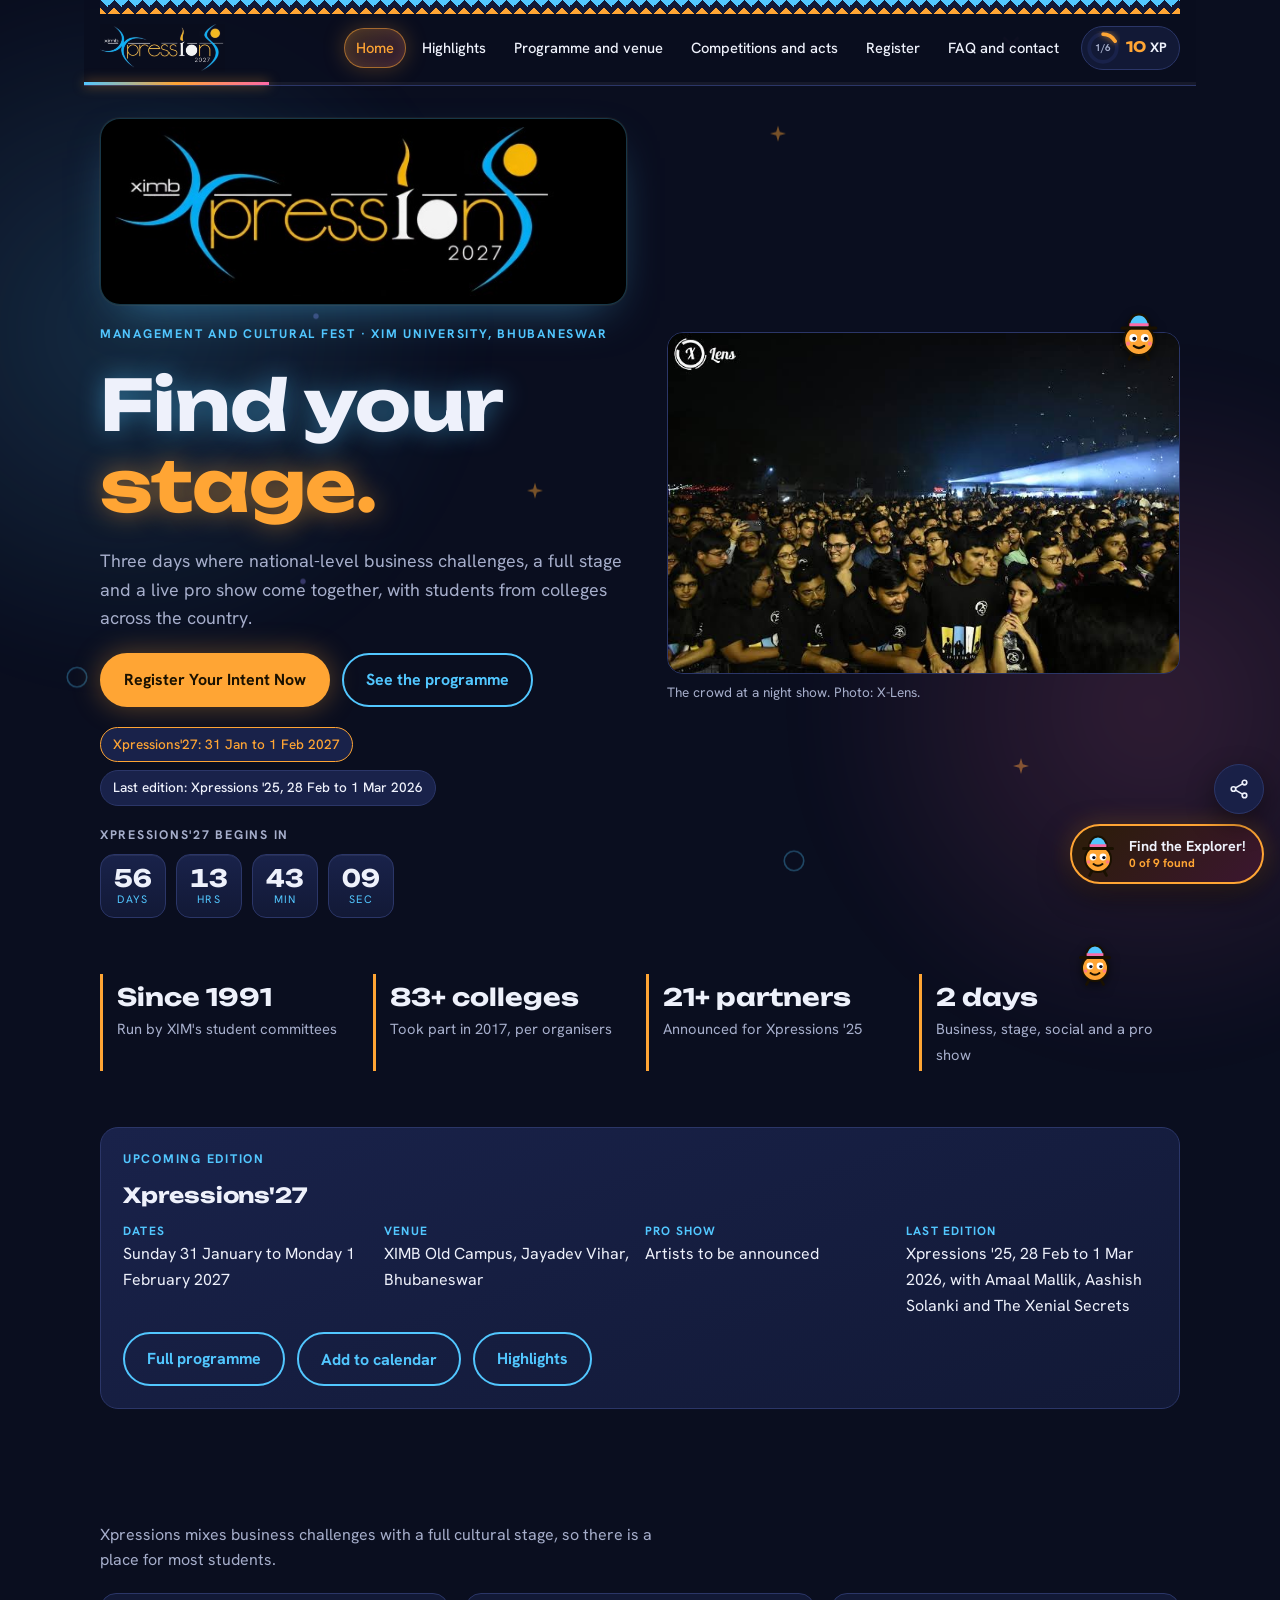
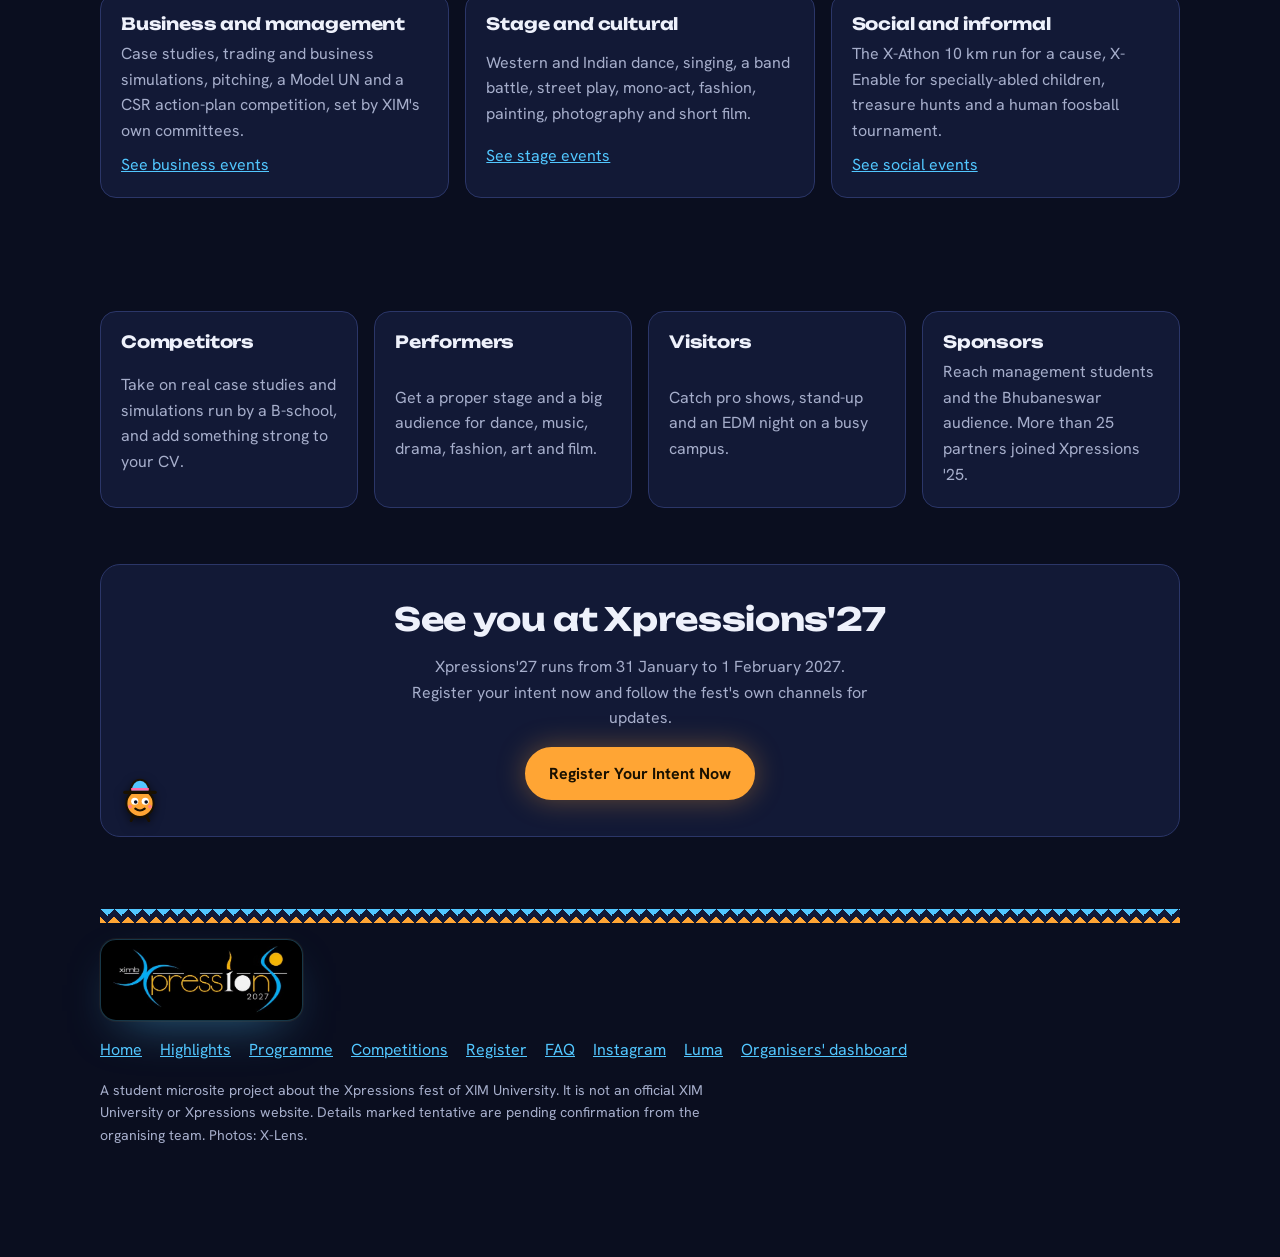
<file: index.html>
<!doctype html><html><head><meta charset=utf8><meta name=viewport content="width=device-width,initial-scale=1,viewport-fit=cover"><style>:root{color-scheme:light;box-sizing:border-box;padding-top:env(safe-area-inset-top,0px);padding-bottom:env(safe-area-inset-bottom,0px)}html{scroll-padding-top:env(safe-area-inset-top,0px)}body{margin:0;padding:0;font:14px -apple-system,BlinkMacSystemFont,sans-serif;background:#fff;color:#000}img{max-width:100%}[hidden]:not([hidden=until-found i]){display:none!important}</style>
<title>Xpressions'27 | XIM University, Bhubaneswar</title>
<meta name="description" content="Xpressions'27, the management and cultural fest of XIM University, Bhubaneswar. 31 January to 1 February 2027. Explore events, register your intent and play the Explorer hunt.">
<meta name="theme-color" content="#0a0e1f">
<link rel="icon" type="image/png" sizes="32x32" href="img/favicon-32.png">
<link rel="icon" type="image/png" sizes="512x512" href="img/icon-512.png">
<link rel="apple-touch-icon" href="img/apple-touch-icon.png">
<meta property="og:type" content="website">
<meta property="og:site_name" content="Xpressions'27">
<meta property="og:title" content="Xpressions'27 | XIM University, Bhubaneswar">
<meta property="og:description" content="31 January to 1 February 2027. Explore events, register your intent and play the Explorer hunt.">
<meta property="og:url" content="https://saraswat529.github.io/xpressions-microsite/">
<meta property="og:image" content="https://saraswat529.github.io/xpressions-microsite/img/og-xpressions-27.jpg">
<meta property="og:image:width" content="1200">
<meta property="og:image:height" content="630">
<meta property="og:image:alt" content="The ximb Xpressions 2027 logo">
<meta name="twitter:card" content="summary_large_image">
<meta name="twitter:image" content="https://saraswat529.github.io/xpressions-microsite/img/og-xpressions-27.jpg">
</head><body>
<meta name="claude:viewport-fit-sides" content="cover">
<link rel="preconnect" href="https://fonts.googleapis.com">
<link rel="preconnect" href="https://fonts.gstatic.com" crossorigin>
<link href="https://fonts.googleapis.com/css2?family=Unbounded:wght@500;700&family=Hanken+Grotesk:wght@400;500;700&display=swap" rel="stylesheet">
<style>
/* Layout concept: a night stage. Dark navy ground, neon blue and amber light, a patterned strip along the edges like the fest's own posters. */
:root {
  --bg: #0a0e1f;
  --surface: #121936;
  --surface-2: #19224a;
  --line: #2b3668;
  --fg: #eef1fb;
  --muted: #a6aecb;
  --amber: #ffa534;
  --blue: #52c7ff;
  --rose: #ff6aa6;
  --font-display: "Unbounded", "Trebuchet MS", "Segoe UI", sans-serif;
  --font-body: "Hanken Grotesk", "Segoe UI", system-ui, -apple-system, Roboto, sans-serif;
  color-scheme: dark;
}
* { box-sizing: border-box; }
html { scroll-behavior: smooth; }
body {
  background: var(--bg);
  color: var(--fg);
  font-family: var(--font-body);
  font-size: 16px;
  line-height: 1.6;
  padding-left: max(16px, env(safe-area-inset-left, 0px));
  padding-right: max(16px, env(safe-area-inset-right, 0px));
  padding-block: 0 40px;
  overflow-x: hidden;
}
body::before {
  content: ""; position: fixed; inset: 0 0 auto; height: env(safe-area-inset-top, 0px);
  background: var(--bg); z-index: 30;
}
a { color: var(--blue); }
a:focus-visible, button:focus-visible, summary:focus-visible { outline: 3px solid var(--amber); outline-offset: 3px; border-radius: 6px; }
img { display: block; max-width: 100%; height: auto; }
h1, h2, h3 { font-family: var(--font-display); line-height: 1.15; margin: 0; text-wrap: balance; letter-spacing: -0.01em; }
p { margin: 0; }
ul { margin: 0; padding: 0; list-style: none; }
.wrap { width: 100%; max-width: 1080px; margin-inline: auto; }

.strip {
  height: 14px;
  background:
    linear-gradient(135deg, var(--blue) 25%, transparent 25%) -7px 0 / 14px 14px,
    linear-gradient(225deg, var(--blue) 25%, transparent 25%) -7px 0 / 14px 14px,
    linear-gradient(315deg, var(--amber) 25%, transparent 25%) 0 0 / 14px 14px,
    linear-gradient(45deg, var(--amber) 25%, transparent 25%) 0 0 / 14px 14px;
  background-color: var(--surface);
}

/* Header and navigation */
.site-header {
  position: sticky; top: env(safe-area-inset-top, 0px); z-index: 20;
  margin-inline: calc(-1 * max(16px, env(safe-area-inset-left, 0px)));
  padding-inline: max(16px, env(safe-area-inset-left, 0px)) max(16px, env(safe-area-inset-right, 0px));
  background: rgba(10, 14, 31, 0.94);
  border-bottom: 1px solid var(--line);
}
.bar { display: flex; align-items: center; justify-content: space-between; gap: 12px; padding-block: 10px; position: relative; }
.brand {
  font-family: var(--font-display); font-weight: 700; font-size: 1.05rem; letter-spacing: 0.06em;
  color: var(--fg); text-decoration: none; text-shadow: 0 0 16px rgba(82, 199, 255, 0.6);
}
.brand b { color: var(--amber); font-weight: 700; }
.menu-btn {
  font: inherit; font-weight: 700; color: var(--fg); background: var(--surface-2);
  border: 1px solid var(--line); border-radius: 999px; padding: 8px 16px; cursor: pointer; min-height: 44px;
}
.nav { display: none; position: absolute; top: 100%; left: 0; right: 0; background: var(--surface); border: 1px solid var(--line); border-radius: 14px; padding: 8px; box-shadow: 0 18px 40px rgba(0, 0, 0, 0.5); }
.nav.open { display: grid; gap: 2px; }
.nav a {
  display: block; padding: 12px 14px; border-radius: 10px; color: var(--fg); text-decoration: none; font-weight: 500; min-height: 44px;
}
.nav a[aria-current="page"] { background: var(--surface-2); color: var(--amber); }
@media (min-width: 860px) {
  .menu-btn { display: none; }
  .nav { display: flex; position: static; background: none; border: 0; padding: 0; box-shadow: none; gap: 4px; }
  .nav a { padding: 8px 14px; min-height: 0; }
}

/* Shared pieces */
.page { padding-block: 32px 8px; }
html.js .page[hidden] { display: none; }
.eyebrow { font-size: 0.78rem; text-transform: uppercase; letter-spacing: 0.14em; color: var(--blue); font-weight: 700; }
.lead { font-size: 1.12rem; color: var(--muted); max-width: 60ch; }
.section { margin-top: 56px; display: grid; gap: 20px; }
.section > h2 { font-size: clamp(1.4rem, 4.6vw, 2rem); }
.section > .sub { color: var(--muted); max-width: 64ch; }
.btn {
  display: inline-flex; align-items: center; justify-content: center; gap: 8px; min-height: 48px;
  padding: 12px 22px; border-radius: 999px; font-weight: 700; text-decoration: none; font-family: var(--font-body);
  border: 2px solid var(--amber); color: var(--fg); background: transparent; cursor: pointer; font-size: 1rem;
}
.btn.primary { background: var(--amber); color: #1a1100; box-shadow: 0 0 28px rgba(255, 165, 52, 0.35); }
.btn.ghost { border-color: var(--blue); color: var(--blue); }
.btn-row { display: flex; flex-wrap: wrap; gap: 12px; }
.chips { display: flex; flex-wrap: wrap; gap: 8px; }
.chip {
  display: inline-block; padding: 6px 12px; border-radius: 999px; font-size: 0.85rem; font-weight: 500;
  background: var(--surface-2); border: 1px solid var(--line); color: var(--fg);
}
.chip.tent { border-color: var(--amber); color: var(--amber); }
.tag {
  display: inline-block; font-size: 0.72rem; font-weight: 700; text-transform: uppercase; letter-spacing: 0.1em;
  padding: 3px 8px; border-radius: 6px; background: rgba(255, 165, 52, 0.14); color: var(--amber);
}
.card { background: var(--surface); border: 1px solid var(--line); border-radius: 16px; padding: 20px; display: grid; gap: 8px; min-width: 0; }
.card h3 { font-size: 1.05rem; }
.card p, .card li { color: var(--muted); }
.grid { display: grid; gap: 16px; grid-template-columns: repeat(auto-fit, minmax(min(100%, 250px), 1fr)); }
.notice {
  border: 1px dashed var(--amber); border-radius: 14px; padding: 16px 18px; background: rgba(255, 165, 52, 0.07); display: grid; gap: 4px;
}
.notice strong { color: var(--amber); }

/* Home */
.hero { display: grid; gap: 28px; align-items: center; }
.hero h1 { font-size: clamp(2.2rem, 9vw, 4.4rem); text-shadow: 0 0 26px rgba(82, 199, 255, 0.45); }
.hero h1 em { font-style: normal; color: var(--amber); text-shadow: 0 0 26px rgba(255, 165, 52, 0.5); }
.hero-copy { display: grid; gap: 20px; min-width: 0; }
.figure { margin: 0; display: grid; gap: 8px; }
.figure img { width: 100%; border-radius: 16px; border: 1px solid var(--line); }
.figure figcaption { font-size: 0.85rem; color: var(--muted); }
@media (min-width: 860px) { .hero { grid-template-columns: 1.05fr 1fr; } }
.stats { display: grid; grid-template-columns: repeat(auto-fit, minmax(min(100%, 200px), 1fr)); gap: 12px; }
.stat { border-left: 3px solid var(--amber); padding: 4px 0 4px 14px; }
.stat b { display: block; font-family: var(--font-display); font-size: 1.5rem; color: var(--fg); }
.stat span { color: var(--muted); font-size: 0.92rem; }
.latest { display: grid; gap: 14px; background: linear-gradient(160deg, var(--surface-2), var(--surface)); border: 1px solid var(--line); border-radius: 18px; padding: 22px; }
.latest h2 { font-size: 1.3rem; }
.latest dl { margin: 0; display: grid; gap: 10px; grid-template-columns: repeat(auto-fit, minmax(min(100%, 200px), 1fr)); }
.latest dt { font-size: 0.75rem; text-transform: uppercase; letter-spacing: 0.1em; color: var(--blue); font-weight: 700; }
.latest dd { margin: 0; }
.cta-band { text-align: center; background: var(--surface); border: 1px solid var(--line); border-radius: 20px; padding: 36px 20px; display: grid; gap: 16px; justify-items: center; }
.cta-band h2 { font-size: clamp(1.4rem, 5vw, 2rem); }
.cta-band p { color: var(--muted); max-width: 52ch; }

/* Highlights */
.gallery { display: grid; gap: 16px; grid-template-columns: repeat(auto-fit, minmax(min(100%, 300px), 1fr)); }
.timeline li { display: grid; gap: 4px 16px; padding: 14px 0; border-top: 1px solid var(--line); grid-template-columns: 1fr; }
.timeline li:last-child { border-bottom: 1px solid var(--line); }
.timeline b { color: var(--amber); font-family: var(--font-display); font-size: 0.9rem; }
.timeline span { color: var(--muted); }
@media (min-width: 700px) { .timeline li { grid-template-columns: 220px 1fr; } }

/* Programme */
.days { display: grid; gap: 16px; }
.day { background: var(--surface); border: 1px solid var(--line); border-radius: 16px; padding: 20px; display: grid; gap: 12px; }
.day h3 { font-size: 1.1rem; color: var(--amber); }
.slot { display: grid; gap: 2px 16px; padding-top: 12px; border-top: 1px solid var(--line); grid-template-columns: 1fr; min-width: 0; }
.slot b { color: var(--blue); font-weight: 700; }
.slot p { color: var(--muted); }
.slot strong { color: var(--fg); }
@media (min-width: 700px) { .slot { grid-template-columns: 170px 1fr; } }
.rules li { padding-left: 22px; position: relative; color: var(--muted); }
.rules li::before { content: ""; position: absolute; left: 0; top: 0.7em; width: 10px; height: 2px; background: var(--amber); }
.rules { display: grid; gap: 8px; }

/* Competitions */
.comp-list { display: grid; gap: 12px; grid-template-columns: repeat(auto-fit, minmax(min(100%, 280px), 1fr)); }
.comp { background: var(--surface); border: 1px solid var(--line); border-radius: 14px; padding: 16px; display: grid; gap: 4px; min-width: 0; }
.comp b { font-family: var(--font-display); font-size: 0.95rem; }
.comp small { color: var(--blue); font-weight: 700; letter-spacing: 0.04em; }
.comp p { color: var(--muted); font-size: 0.95rem; }

/* Register */
.steps { display: grid; gap: 14px; counter-reset: step; }
.step { display: grid; grid-template-columns: 44px 1fr; gap: 14px; background: var(--surface); border: 1px solid var(--line); border-radius: 16px; padding: 18px; counter-increment: step; }
.step::before {
  content: counter(step); display: grid; place-items: center; width: 44px; height: 44px; border-radius: 50%;
  background: var(--amber); color: #1a1100; font-family: var(--font-display); font-weight: 700;
}
.step h3 { font-size: 1rem; margin-bottom: 4px; }
.step p { color: var(--muted); }

/* FAQ */
.faq { display: grid; gap: 10px; }
details { background: var(--surface); border: 1px solid var(--line); border-radius: 14px; padding: 0 18px; }
summary { cursor: pointer; padding: 16px 0; font-weight: 700; list-style: none; display: flex; justify-content: space-between; gap: 16px; min-height: 48px; align-items: center; }
summary::-webkit-details-marker { display: none; }
summary::after { content: "+"; color: var(--amber); font-size: 1.4rem; line-height: 1; }
details[open] summary::after { content: "\2212"; }
details p { padding-bottom: 16px; color: var(--muted); }
.contact { display: grid; gap: 14px; grid-template-columns: repeat(auto-fit, minmax(min(100%, 260px), 1fr)); }
.contact .card a { overflow-wrap: anywhere; }

/* Footer */
.site-footer { margin-top: 64px; display: grid; gap: 16px; }
.site-footer .links { display: flex; flex-wrap: wrap; gap: 8px 18px; }
.site-footer p { color: var(--muted); font-size: 0.88rem; max-width: 80ch; }

@media (prefers-reduced-motion: reduce) { html { scroll-behavior: auto; } }
</style>
<link rel="stylesheet" href="css/fest.css?v=20261125e">

<div class="wrap">
  <header class="site-header">
    <div class="strip" aria-hidden="true"></div>
    <div class="bar">
      <a class="brand" href="#home" aria-label="Xpressions'27 home"><img class="brand-logo" src="img/logo-xpressions-27.jpg" width="497" height="191" alt="ximb Xpressions 2027"></a>
      <button class="menu-btn" id="menuBtn" type="button" aria-expanded="false" aria-controls="nav">Menu</button>
      <nav class="nav" id="nav" aria-label="Main">
        <a href="#home" data-link="home">Home</a>
        <a href="#highlights" data-link="highlights">Highlights</a>
        <a href="#programme" data-link="programme">Programme and venue</a>
        <a href="#competitions" data-link="competitions">Competitions and acts</a>
        <a href="#register" data-link="register">Register</a>
        <a href="#faq" data-link="faq">FAQ and contact</a>
      </nav>
    </div>
  </header>

  <main id="main" tabindex="-1">

    <!-- HOME -->
    <section class="page" id="p-home" data-page="home" aria-label="Home">
      <div class="hero">
        <div class="hero-copy">
          <div class="logo-plate hero-logo-plate"><img class="hero-logo" src="img/logo-xpressions-27.jpg" width="497" height="191" alt="ximb Xpressions 2027, the official Xpressions'27 logo"></div>
          <p class="eyebrow">Management and cultural fest · XIM University, Bhubaneswar</p>
          <h1><span class="w" style="--i:0">Compete.</span> <span class="w" style="--i:1">Perform.</span> <em class="w" style="--i:2">Celebrate.</em></h1>
          <p class="lead">Three days where national-level business challenges, a full stage and a live pro show come together, with students from colleges across the country.</p>
          <div class="btn-row">
            <a class="btn primary" href="#register" data-cta="hero_register">Register Your Intent Now</a>
            <a class="btn ghost" href="#programme" data-cta="hero_programme">See the programme</a>
          </div>
          <div class="chips">
            <span class="chip tent">Xpressions'27: 31 Jan to 1 Feb 2027</span>
            <span class="chip">Last edition: Xpressions '25, 28 Feb to 1 Mar 2026</span>
          </div>
        </div>
        <figure class="figure">
          <img src="img/crowd.jpg" width="678" height="452" alt="A packed crowd in black Xpressions T-shirts at a night show, with stage lights behind them">
          <figcaption>The crowd at a night show. Photo: X-Lens.</figcaption>
        </figure>
      </div>

      <div class="section">
        <div class="stats">
          <div class="stat"><b>Since 1998</b><span>Run by XIM's student committees</span></div>
          <div class="stat"><b>100+ colleges</b><span>Took part in 2017, per organisers</span></div>
          <div class="stat"><b>25+ partners</b><span>Announced for Xpressions '25</span></div>
          <div class="stat"><b>3 days</b><span>Business, stage, social and a pro show</span></div>
        </div>
      </div>

      <div class="section">
        <div class="latest">
          <p class="eyebrow">Upcoming edition</p>
          <h2>Xpressions'27</h2>
          <dl>
            <div><dt>Dates</dt><dd>Sunday 31 January to Monday 1 February 2027</dd></div>
            <div><dt>Venue</dt><dd>XIMB Old Campus, Jayadev Vihar, Bhubaneswar</dd></div>
            <div><dt>Pro show</dt><dd>Artists to be announced</dd></div>
            <div><dt>Last edition</dt><dd>Xpressions '25, 28 Feb to 1 Mar 2026, with Amaal Mallik, Aashish Solanki and The Xenial Secrets</dd></div>
          </dl>
          <div class="btn-row"><a class="btn ghost" href="#programme">Full programme</a><button type="button" class="btn ghost" data-download="calendar">Add to calendar</button><a class="btn ghost" href="#highlights">Highlights</a></div>
        </div>
      </div>

      <div class="section" id="hotSection" hidden>
        <h2>Most wanted at Xpressions'27</h2>
        <p class="sub">The events visitors are most interested in so far, live from the Register Your Intent tracker.</p>
        <div class="hot-list" id="hotEvents"></div>
      </div>

      <div class="section">
        <h2>Three ways to take part</h2>
        <p class="sub">Xpressions mixes business challenges with a full cultural stage, so there is a place for most students.</p>
        <div class="grid">
          <div class="card">
            <h3>Business and management</h3>
            <p>Case studies, trading and business simulations, pitching, a Model UN and a CSR action-plan competition, set by XIM's own committees.</p>
            <p><a href="#competitions">See business events</a></p>
          </div>
          <div class="card">
            <h3>Stage and cultural</h3>
            <p>Western and Indian dance, singing, a band battle, street play, mono-act, fashion, painting, photography and short film.</p>
            <p><a href="#competitions">See stage events</a></p>
          </div>
          <div class="card">
            <h3>Social and informal</h3>
            <p>The X-Athon 10 km run for a cause, X-Enable for specially-abled children, treasure hunts and a human foosball tournament.</p>
            <p><a href="#competitions">See social events</a></p>
          </div>
        </div>
      </div>

      <div class="section">
        <h2>Why come</h2>
        <div class="grid">
          <div class="card"><h3>Competitors</h3><p>Take on real case studies and simulations run by a B-school, and add something strong to your CV.</p></div>
          <div class="card"><h3>Performers</h3><p>Get a proper stage and a big audience for dance, music, drama, fashion, art and film.</p></div>
          <div class="card"><h3>Visitors</h3><p>Catch pro shows, stand-up and an EDM night on a busy campus.</p></div>
          <div class="card"><h3>Sponsors</h3><p>Reach management students and the Bhubaneswar audience. More than 25 partners joined Xpressions '25.</p></div>
        </div>
      </div>

      <div class="section">
        <div class="cta-band">
          <h2>See you at Xpressions'27</h2>
          <p>Xpressions'27 runs from 31 January to 1 February 2027. Register your intent now and follow the fest's own channels for updates.</p>
          <a class="btn primary" href="#register" data-cta="band_register">Register Your Intent Now</a>
        </div>
      </div>
    </section>

    <!-- HIGHLIGHTS -->
    <section class="page" id="p-highlights" data-page="highlights" aria-label="Previous highlights" hidden>
      <p class="eyebrow">Previous editions</p>
      <h1 style="font-size: clamp(1.8rem, 6vw, 3rem);">Highlights</h1>
      <p class="lead" style="margin-top: 12px;">Photos, headline acts and the story of how Xpressions has grown.</p>

      <div class="section">
        <h2>Photos</h2>
        <div class="gallery">
          <figure class="figure"><img src="img/stage.jpg" width="630" height="420" alt="Two performers with microphones on a stage lit by blue and green beams" loading="lazy"><figcaption>Live on stage during a pro show night. Photo: X-Lens.</figcaption></figure>
          <figure class="figure"><img src="img/crowd.jpg" width="678" height="452" alt="A large night-time crowd at a show" loading="lazy"><figcaption>The crowd at a night show. Photo: X-Lens.</figcaption></figure>
          <figure class="figure"><img src="img/fashion.jpg" width="678" height="452" alt="Five models on stage in front of a Carnival de Vogue backdrop" loading="lazy"><figcaption>Carnival de Vogue, the fashion show.</figcaption></figure>
          <figure class="figure"><img src="img/judges.jpg" width="678" height="452" alt="Two seated judges at a table with an audience standing behind a barrier" loading="lazy"><figcaption>Judges and audience at a stage event. Photo: X-Lens.</figcaption></figure>
        </div>
      </div>

      <div class="section">
        <h2>Videos</h2>
        <p class="sub">Reels from the fest's Instagram page. These open on Instagram in a new tab.</p>
        <div class="grid">
          <a class="card" href="https://www.instagram.com/ximbxpressions/reels/" target="_blank" rel="noopener"><h3>Artist reveal and countdown</h3><p>The 17 Feb reveal night and the daily countdown to Xpressions '25.</p></a>
          <a class="card" href="https://www.instagram.com/ximbxpressions/reels/" target="_blank" rel="noopener"><h3>Meet the performers</h3><p>Invites from Amaal Mallik, Aashish Solanki and The Xenial Secrets.</p></a>
          <a class="card" href="https://www.instagram.com/ximbxpressions/reels/" target="_blank" rel="noopener"><h3>X-Athon</h3><p>The 10 km run for a cause, with the coffee rave afterwards.</p></a>
          <a class="card" href="https://www.instagram.com/ximbxpressions/reels/" target="_blank" rel="noopener"><h3>Prom: A Red Carpet Affair</h3><p>The red-carpet prom night and its build-up.</p></a>
        </div>
      </div>

      <div class="section">
        <h2>Headline acts through the years</h2>
        <p class="sub">Tap a highlighted name for the artist's Xpressions story, press coverage and video.</p>
        <ul class="timeline">
          <li><b>2015</b><span><button type="button" class="media-link" data-media="vishal-shekhar">Vishal-Shekhar</button> at Celeblitz, the closing celebrity night.</span></li>
          <li><b>2017 (20th year)</b><span><button type="button" class="media-link" data-media="farhan-akhtar">Farhan Akhtar</button> at Celeblitz, with the X-Athon 10k and X-Enable as preludes.</span></li>
          <li><b>2018</b><span><button type="button" class="media-link" data-media="sunidhi-chauhan">Sunidhi Chauhan</button> performed.</span></li>
          <li><b>2019</b><span><button type="button" class="media-link" data-media="mika-singh">Mika Singh</button> at Celeblitz, stand-up by <button type="button" class="media-link" data-media="kumar-varun">Kumar Varun</button>, and a battle of the bands.</span></li>
          <li><b>January 2023</b><span><button type="button" class="media-link" data-media="vishal-shekhar">Vishal-Shekhar</button> again, with stand-up by <button type="button" class="media-link" data-media="karunesh-talwar">Karunesh Talwar</button>. 29 companies sponsored this edition.</span></li>
          <li><b>January 2024</b><span><button type="button" class="media-link" data-media="darshan-raval">Darshan Raval</button> on the celebrity night, <button type="button" class="media-link" data-media="sachin-jigar">Sachin-Jigar</button> on day three and comedy by <button type="button" class="media-link" data-media="aakash-gupta">Aakash Gupta</button>.</span></li>
          <li><b>28 Feb to 1 Mar 2026</b><span><button type="button" class="media-link" data-media="amaal-mallik">Amaal Mallik</button> pro show, <button type="button" class="media-link" data-media="aashish-solanki">Aashish Solanki</button> comedy night and <button type="button" class="media-link" data-media="xenial-secrets">The Xenial Secrets</button> EDM night.</span></li>
        </ul>
      </div>

      <div class="section">
        <h2>How the fest has changed</h2>
        <ul class="timeline">
          <li><b>1998</b><span>Xpressions starts as a student-run management and cultural fest at XIMB.</span></li>
          <li><b>2011</b><span>Theme "Iridescence": business simulations by day, cultural evenings, Celeblitz to close.</span></li>
          <li><b>2016</b><span>Case-study finals (Maven, M-Power), a recycled-craft contest called Mould to Hold, and the band Lagori.</span></li>
          <li><b>2021 edition</b><span>Held online on 19 and 20 Feb 2022, with 11 business, 9 stage and 4 social events.</span></li>
          <li><b>2022 edition</b><span>13 to 15 Jan 2023, back on campus and called the 25th edition by XIMB.</span></li>
          <li><b>Xpressions '25</b><span>28 Feb to 1 Mar 2026, with more than 25 partner brands announced one by one.</span></li>
          <li><b>Xpressions'27</b><span>31 Jan to 1 Feb 2027.</span></li>
        </ul>
        <p class="sub">Xpressions '25 took place in early 2026. The current edition, Xpressions'27, takes place in early 2027.</p>
      </div>
    </section>

    <!-- PROGRAMME -->
    <section class="page" id="p-programme" data-page="programme" aria-label="Programme, schedule and venue" hidden>
      <p class="eyebrow">Programme, schedule and venue</p>
      <h1 style="font-size: clamp(1.8rem, 6vw, 3rem);">The programme</h1>

      <div class="section" style="margin-top: 24px;">
        <div class="notice">
          <strong>Tentative</strong>
          <p>Xpressions'27 runs from Sunday 31 January to Monday 1 February 2027. The detailed schedule is tentative until the organising team confirms it. The programme below is last year's Xpressions '25, and shows the format to expect.</p>
        </div>
        <div class="btn-row">
          <button type="button" class="btn primary" data-download="calendar">Download the schedule to your calendar (.ics)</button>
          <a class="btn ghost" data-download="google_calendar" target="_blank" rel="noopener" href="https://calendar.google.com/calendar/render?action=TEMPLATE&amp;text=Xpressions%2727%20%C2%B7%20XIM%20University&amp;dates=20270131/20270202&amp;location=XIM%20University%20Old%20Campus%2C%20Jayadev%20Vihar%2C%20Bhubaneswar&amp;details=The%20management%20and%20cultural%20fest%20of%20XIM%20University.%20https%3A%2F%2Fsaraswat529.github.io%2Fxpressions-microsite%2F">Add to Google Calendar</a>
        </div>
      </div>

      <div class="section">
        <h2>Last year: Xpressions '25 schedule</h2>
        <div class="days">
          <div class="day">
            <h3>Build-up</h3>
            <div class="slot"><b>Tue 17 Feb, 7:30 pm</b><p><strong>Artist reveal.</strong> In front of the NR Badminton Court.</p></div>
            <div class="slot"><b>Sat 21 Feb</b><p><strong>X-Athon.</strong> A 10 km run for a cause with cash prizes of Rs 15,000, a running bag and T-shirt for every participant, and a coffee rave afterwards.</p></div>
            <div class="slot"><b>Wed 25 Feb, 8:50 pm</b><p><strong>Professor's Gambit.</strong> Exam Hall.</p></div>
          </div>
          <div class="day">
            <h3>Day 1: Saturday 28 February 2026</h3>
            <div class="slot"><b>9 am to 5 pm</b><p><strong>Xigabyte.</strong> A gaming event by the Systems Association (XSys), co-powered by Dell Technologies. Games include EA FC24. Exam Hall. Continues on Day 2.</p></div>
            <div class="slot"><b>All day</b><p><strong>X-Enable.</strong> A sports event with the Robin Hood Army at XIMB Old Campus.</p></div>
            <div class="slot"><b>Evening</b><p><strong>Comedy night with Aashish Solanki.</strong> Gates close at 6:00 pm sharp.</p></div>
            <div class="slot"><b>After the comedy show</b><p><strong>Sunburn Night: EDM with The Xenial Secrets.</strong> Entry after 6:00 pm is for this show only.</p></div>
          </div>
          <div class="day">
            <h3>Day 2: Sunday 1 March 2026</h3>
            <div class="slot"><b>9 am to 5 pm</b><p><strong>Xigabyte.</strong> Second day of the gaming event, Exam Hall.</p></div>
            <div class="slot"><b>7 pm onwards</b><p><strong>Amaal Mallik pro show.</strong> XIM Ground.</p></div>
          </div>
          <div class="day">
            <h3>Also in the programme</h3>
            <div class="slot"><b>Comedy</b><p><strong>Satyabrat.</strong> Stand-up, on a poster dated 28 February 2026.</p></div>
            <div class="slot"><b>Prom</b><p><strong>A Red Carpet Affair.</strong> The fest's prom night.</p></div>
          </div>
        </div>
      </div>

      <div class="section">
        <h2>Venue</h2>
        <div class="grid">
          <div class="card">
            <h3>XIM University Old Campus (XIMB)</h3>
            <p>Xavier Square, Jayadev Vihar, Bhubaneswar 751013, Odisha</p>
            <p><a href="https://www.google.com/maps/search/?api=1&query=XIM+University+Old+Campus+Xavier+Square+Bhubaneswar" target="_blank" rel="noopener">Open in Google Maps</a></p>
          </div>
          <div class="card">
            <h3>Where things happened in '25</h3>
            <ul class="rules">
              <li>XIM Ground: the Amaal Mallik pro show</li>
              <li>Exam Hall: Xigabyte gaming and Professor's Gambit</li>
              <li>In front of the NR Badminton Court: the artist reveal</li>
            </ul>
          </div>
        </div>
      </div>

      <div class="section">
        <h2>Entry rules from Xpressions '25 (Day 1)</h2>
        <ul class="rules">
          <li>Entry is allowed once. If you leave the venue, you cannot re-enter.</li>
          <li>People with a physical pass must carry it. Online registrants must keep the emailed QR code ready for scanning at the gate.</li>
          <li>XIM University NC students must show a valid ID card.</li>
          <li>Entry to the Aashish Solanki show is first come, first served, and gates close at 6:00 pm sharp. After 6:00 pm only Sunburn Night entry is allowed.</li>
          <li>Recording of any kind is not allowed during the comedy show.</li>
        </ul>
      </div>
    </section>

    <!-- COMPETITIONS -->
    <section class="page" id="p-competitions" data-page="competitions" aria-label="Competitions, performances, speakers and attractions" hidden>
      <p class="eyebrow">Competitions, performances and attractions</p>
      <h1 style="font-size: clamp(1.8rem, 6vw, 3rem);">What you can do</h1>

      <div class="section" style="margin-top: 24px;">
        <div class="notice">
          <strong>Tentative</strong>
          <p>These competitions ran in recent editions. The list for Xpressions'27 is tentative until the organising team confirms it.</p>
        </div>
      </div>

      <div class="section">
        <h2>Register your intent, event by event</h2>
        <p class="sub">Tap a button on any card to tell the organisers you plan to attend. It takes one tap, needs no form, and you can withdraw any time. This is interest only, not a registration.</p>
      </div>

      <div class="section">
        <h2>Xpressions'27 nights</h2>
        <div class="comp-list">
          <div class="comp" data-event="pro-show" data-cat="nights" data-icon="crown" data-img="img/stage.jpg"><small>CELEBRITY NIGHT</small><b>Celebrity pro show</b><p>The headline concert night. The artist will be announced by the organising team.</p></div>
          <div class="comp" data-event="comedy-night" data-cat="nights" data-icon="laugh"><small>STAND-UP</small><b>Comedy night</b><p>Stand-up comedy on the main stage. The line-up will be announced by the organising team.</p></div>
          <div class="comp" data-event="edm-night" data-cat="nights" data-icon="disc" data-img="img/crowd.jpg"><small>EDM</small><b>EDM night</b><p>A late-night DJ set, like Sunburn Night at Xpressions '25. The line-up will be announced by the organising team.</p></div>
          <div class="comp" data-event="prom-night" data-cat="nights" data-icon="sparkle" data-img="img/fashion.jpg"><small>PROM</small><b>Prom: A Red Carpet Affair</b><p>The red-carpet prom night from Xpressions '25. Its return is to be confirmed.</p></div>
        </div>
      </div>

      <div class="section">
        <h2>Business and management</h2>
        <div class="comp-list">
          <div class="comp" data-event="mpower" data-cat="business" data-icon="megaphone"><small>MAXIM</small><b>MPower</b><p>A case-study competition run by the marketing committee.</p></div>
          <div class="comp" data-event="maven" data-cat="business" data-icon="bulb"><small>CONSTRAT</small><b>Maven</b><p>A case-study competition from the consulting and strategy consortium. Constrat also runs Xhillerate.</p></div>
          <div class="comp" data-event="aarohan-nirnay" data-cat="business" data-icon="gear"><small>X-OPS</small><b>Aarohan and Nirnay</b><p>Aarohan is the operations case study. Nirnay is an in-house business simulation game.</p></div>
          <div class="comp" data-event="case-connect" data-cat="business" data-icon="chart"><small>XSYS</small><b>Case Connect</b><p>A case study that tests business analytics skills.</p></div>
          <div class="comp" data-event="trade-wars-finbid" data-cat="business" data-icon="trend"><small>XFIN</small><b>Trade Wars and FinBid</b><p>A trading simulation game and a bidding session that tests strategic thinking.</p></div>
          <div class="comp" data-event="ad-valorem" data-cat="business" data-icon="rocket"><small>XSEED</small><b>Ad Valorem</b><p>A contest from the entrepreneurship cell where teams show their business talent.</p></div>
          <div class="comp" data-event="pitch-it-abroad" data-cat="business" data-icon="globe"><small>IRC</small><b>Pitch It Abroad</b><p>A national-level pitching competition.</p></div>
          <div class="comp" data-event="vriddhi" data-cat="business" data-icon="leaf"><small>SOCIAL RESPONSIBILITY CELL</small><b>Vriddhi</b><p>A national-level CSR action-plan competition.</p></div>
          <div class="comp" data-event="ximun" data-cat="business" data-icon="chat"><small>SPEAKUP</small><b>XIM Model United Nations</b><p>Two councils: the UN Human Rights Council and the International Press.</p></div>
          <div class="comp" data-event="inquizzitive" data-cat="business" data-icon="quiz"><small>XQUIZZITE</small><b>Inquizzitive</b><p>The quiz committee's flagship event.</p></div>
        </div>
      </div>

      <div class="section">
        <h2>Stage and cultural</h2>
        <div class="comp-list">
          <div class="comp" data-event="footloose-thirkan" data-cat="stage" data-icon="dance"><small>DANCE</small><b>Footloose and Thirkan</b><p>Footloose is Western dance. Thirkan is Indian dance.</p></div>
          <div class="comp" data-event="symphony-goonj" data-cat="stage" data-icon="mic"><small>MUSIC</small><b>Symphony and Goonj</b><p>Symphony is Western singing. Goonj covers Indian and classical music.</p></div>
          <div class="comp" data-event="decibelz" data-cat="stage" data-icon="bolt"><small>MUSIC</small><b>Decibelz</b><p>The band battle.</p></div>
          <div class="comp" data-event="abhinay-aaghaz" data-cat="stage" data-icon="mask"><small>THEATRE</small><b>Abhinay and Aaghaz</b><p>Abhinay is a mono-act. Aaghaz is the street play (nukkad natak).</p></div>
          <div class="comp" data-event="carnival-de-vogue" data-cat="stage" data-icon="star" data-img="img/fashion.jpg"><small>FASHION</small><b>Carnival de Vogue</b><p>The ramp-walk competition.</p></div>
          <div class="comp" data-event="paint-ximb" data-cat="stage" data-icon="palette"><small>ART</small><b>Paint@XIMB</b><p>A painting competition.</p></div>
          <div class="comp" data-event="lensation" data-cat="stage" data-icon="camera"><small>X-LENS</small><b>Lensation</b><p>A photography competition.</p></div>
          <div class="comp" data-event="final-cut" data-cat="stage" data-icon="film"><small>TEAM ILLUMINATIX</small><b>The Final Cut</b><p>The annual short-film making competition.</p></div>
          <div class="comp" data-event="flight-of-fancy" data-cat="stage" data-icon="map"><small>LITSOC</small><b>Flight of Fancy</b><p>A quiz and treasure hunt.</p></div>
        </div>
      </div>

      <div class="section">
        <h2>Social and informal</h2>
        <div class="comp-list">
          <div class="comp" data-event="x-athon" data-cat="social" data-icon="run"><small>SPORTS COMMITTEE</small><b>X-Athon</b><p>A 10 km run for a cause.</p></div>
          <div class="comp" data-event="x-enable" data-cat="social" data-icon="heart"><small>SOCIAL RESPONSIBILITY CELL</small><b>X-Enable</b><p>A sports event for specially-abled children.</p></div>
          <div class="comp" data-event="foot-of-fury" data-cat="social" data-icon="ball"><small>FUN</small><b>Foot of Fury</b><p>Human foosball.</p></div>
          <div class="comp" data-event="enigmax" data-cat="social" data-icon="search"><small>FUN</small><b>EnigmaX</b><p>An online treasure hunt for XIMB alumni.</p></div>
          <div class="comp" data-event="big-xpressions" data-cat="social" data-icon="radio"><small>MEDIA</small><b>Big Xpressions</b><p>The RJ hunt competition.</p></div>
          <div class="comp" data-event="xigabyte" data-cat="social" data-icon="gamepad"><small>XSYS</small><b>Xigabyte</b><p>Console and PC gaming. At Xpressions '25 it ran for two days in the Exam Hall.</p></div>
        </div>
      </div>

      <div class="section">
        <h2>Performances at Xpressions '25</h2>
        <p class="sub">Tap a name for the artist spotlight.</p>
        <div class="grid">
          <div class="card"><h3><button type="button" class="media-link" data-media="amaal-mallik">Amaal Mallik</button></h3><p>Pro show, 1 March, 7 pm onwards, XIM Ground.</p></div>
          <div class="card"><h3><button type="button" class="media-link" data-media="aashish-solanki">Aashish Solanki</button></h3><p>Comedy night, 28 February.</p></div>
          <div class="card"><h3><button type="button" class="media-link" data-media="xenial-secrets">The Xenial Secrets</button></h3><p>EDM night, called Sunburn Night, 28 February.</p></div>
          <div class="card"><h3><button type="button" class="media-link" data-media="satyabrat">Satyabrat</button></h3><p>Stand-up comedy, on a poster dated 28 February.</p></div>
        </div>
      </div>

      <div class="section">
        <h2>Speakers</h2>
        <div class="card"><p>No speakers have been announced for Xpressions'27 <span class="tag">Tentative</span></p></div>
      </div>

      <div class="section">
        <h2>Attractions</h2>
        <div class="grid">
          <div class="card"><h3>Gaming at Xigabyte</h3><p>Two days of console and PC games in the Exam Hall, with Dell Technologies as co-powering partner.</p></div>
          <div class="card"><h3>X-Athon coffee rave</h3><p>A coffee rave after the 10 km run, with goodies for winners.</p></div>
          <div class="card"><h3>Prom night</h3><p>A Red Carpet Affair, with its own red-carpet campaign.</p></div>
          <div class="card"><h3>Food partners</h3><p>13 food brands were announced for '25, including KFC, Burger Singh, Bob's Momo and The Belgian Waffle Co.</p></div>
        </div>
      </div>
    </section>

    <!-- REGISTER -->
    <section class="page" id="p-register" data-page="register" aria-label="Registration and participation" hidden>
      <p class="eyebrow">Registration and participation</p>
      <h1 style="font-size: clamp(1.8rem, 6vw, 3rem);">Register Your Intent Now</h1>
      <p class="lead" style="margin-top: 12px;">Xpressions'27 is on 31 January and 1 February 2027. Here is how to be ready.</p>

      <div class="section" style="margin-top: 24px;">
        <h2>Pick the events you want to attend</h2>
        <p class="sub">One tap per event, no form and no sign-in. Your interest helps the organisers plan venues and capacity, and you can withdraw it any time.</p>
        <div class="hub" id="intentHub"></div>
      </div>

      <div class="section">
        <div class="notice">
          <strong>Tentative</strong>
          <p>Xpressions'27 runs from 31 January to 1 February 2027. Registration details, including fees and deadlines, will be confirmed by the organising team.</p>
        </div>
        <div class="btn-row"><button type="button" class="btn ghost" data-download="calendar">Add Xpressions'27 to your calendar</button></div>
      </div>

      <div class="section">
        <h2>Three steps</h2>
        <div class="steps">
          <div class="step"><div><h3>Follow the fest on Instagram</h3><p>Sign-ups, passes and artist announcements for Xpressions '25 were all posted on @ximbxpressions. <a href="https://www.instagram.com/ximbxpressions" target="_blank" rel="noopener">Open Instagram</a></p></div></div>
          <div class="step"><div><h3>Save the Luma page</h3><p>Xpressions XIM University hosts events on Luma. Follow it so new events reach you. <a href="https://luma.com/user/usr-GfukqIi26hdF0ZC" target="_blank" rel="noopener">Open Luma</a></p></div></div>
          <div class="step"><div><h3>Come back to this site</h3><p>Check the <a href="#programme">programme</a> and <a href="#competitions">competitions</a> pages for the events you want, and get your team together.</p></div></div>
        </div>
      </div>

      <div class="section">
        <h2>How it worked for Xpressions '25</h2>
        <div class="grid">
          <div class="card"><h3>Run events</h3><p>X-Athon sign-up was by scanning a QR code on the poster.</p></div>
          <div class="card"><h3>Shows</h3><p>Entry was by a physical pass, or by an online registration that sent a QR code by email.</p></div>
          <div class="card"><h3>At the gate</h3><p>Entry once only, with the QR code or pass ready to scan. XIM University NC students showed a valid ID card.</p></div>
        </div>
      </div>

      <div class="section">
        <h2>Keep ready</h2>
        <ul class="rules">
          <li>Your college name and a valid college ID card.</li>
          <li>Your team, for team events <span class="tag">Tentative</span></li>
          <li>A phone with the emailed QR code once you register.</li>
        </ul>
      </div>

      <div class="section">
        <h2>Partners and sponsors</h2>
        <div class="card"><p>Xpressions '25 had more than 25 partners across banking, food, beverages, hospitality, entertainment and more. To talk about partnering, message <a href="https://www.instagram.com/ximbxpressions" target="_blank" rel="noopener">@ximbxpressions</a> on Instagram.</p></div>
      </div>

      <div class="section">
        <div class="cta-band">
          <h2>Never miss the announcement</h2>
          <div class="btn-row">
            <a class="btn primary" href="https://www.instagram.com/ximbxpressions" target="_blank" rel="noopener">Follow on Instagram</a>
            <a class="btn ghost" href="https://luma.com/user/usr-GfukqIi26hdF0ZC" target="_blank" rel="noopener">Open Luma page</a>
          </div>
        </div>
      </div>
    </section>

    <!-- FAQ AND CONTACT -->
    <section class="page" id="p-faq" data-page="faq" aria-label="FAQs and contact" hidden>
      <p class="eyebrow">Questions and contact</p>
      <h1 style="font-size: clamp(1.8rem, 6vw, 3rem);">FAQ and contact</h1>

      <div class="section" style="margin-top: 24px;">
        <div class="faq">
          <details open><summary>What is Xpressions?</summary><p>The annual management and cultural fest of Xavier Institute of Management, Bhubaneswar (XIMB), the flagship school of XIM University. Students run it through the Xpressions Steering Committee (X-Stec) and the Student Executive Council. It has business, stage and social events, and a pro show.</p></details>
          <details><summary>When is Xpressions'27?</summary><p>Sunday 31 January to Monday 1 February 2027. The last edition, Xpressions '25, ran from 28 February to 1 March 2026. Updates will appear on the fest's Instagram page.</p></details>
          <details><summary>Why was Xpressions '25 held in 2026?</summary><p>That edition was named for the academic year before it was held, so it took place in early 2026. The current edition is Xpressions'27, held from 31 January to 1 February 2027.</p></details>
          <details><summary>Where is it held?</summary><p>At XIM University's Old Campus (XIMB), Xavier Square, Jayadev Vihar, Bhubaneswar 751013.</p></details>
          <details><summary>Who can take part?</summary><p>Students from colleges across the country take part in the competitions. In 2017 the organisers said students from more than 100 colleges join each year. Eligibility for each event is announced with its rules <span class="tag">Tentative</span></p></details>
          <details><summary>How do I register?</summary><p>See the <a href="#register">Register page</a>. For '25, run events used a QR sign-up and show entry used physical passes or an emailed QR code.</p></details>
          <details><summary>Does this site track me?</summary><p>Only anonymously. The site counts visits, which link or QR code brought you here, and button clicks, using a random ID stored in your browser. It never collects your name, email, phone number or IP address. We are also testing two versions of the home page headline to see which one helps more people find events. If your browser sends Do Not Track or Global Privacy Control, nothing is logged at all.</p></details>
          <details><summary>What does it cost?</summary><p>Fees for Xpressions'27 will be announced with registrations <span class="tag">Tentative</span></p></details>
          <details><summary>Can I enter a show without a pass?</summary><p>At Xpressions '25 you needed a physical pass or an emailed QR code. Entry was once only, with no re-entry, and gates for the comedy show closed at 6:00 pm sharp.</p></details>
          <details><summary>Can I record the shows?</summary><p>Recording of any kind was banned during the comedy show at Xpressions '25.</p></details>
          <details><summary>Where can I stay?</summary><p>Accommodation details for Xpressions'27 will be shared closer to the fest <span class="tag">Tentative</span></p></details>
          <details><summary>How can my company become a partner?</summary><p>Message the fest on Instagram. Xpressions '25 had more than 25 partners, from banking and food to hospitality and entertainment.</p></details>
        </div>
      </div>

      <div class="section">
        <h2>Contact and social media</h2>
        <div class="contact">
          <div class="card"><h3>Instagram</h3><p><a href="https://www.instagram.com/ximbxpressions" target="_blank" rel="noopener">@ximbxpressions</a></p><p>The fest's main channel for announcements and messages.</p></div>
          <div class="card"><h3>Luma</h3><p><a href="https://luma.com/user/usr-GfukqIi26hdF0ZC" target="_blank" rel="noopener">Xpressions XIM University</a></p><p>Event listings and registrations.</p></div>
          <div class="card"><h3>Campus</h3><p>XIM University Old Campus, Xavier Square, Jayadev Vihar, Bhubaneswar 751013, Odisha</p><p>XIM University phone: +91 674 237 7700</p></div>
        </div>
      </div>
    </section>

  </main>

  <footer class="site-footer">
    <div class="strip" aria-hidden="true"></div>
    <a class="logo-plate footer-logo" href="#home" aria-label="Xpressions'27 home"><img src="img/logo-xpressions-27.jpg" width="497" height="191" alt="ximb Xpressions 2027" loading="lazy"></a>
    <div class="links">
      <a href="#home">Home</a><a href="#highlights">Highlights</a><a href="#programme">Programme</a><a href="#competitions">Competitions</a><a href="#register">Register</a><a href="#faq">FAQ</a>
      <a href="https://www.instagram.com/ximbxpressions" target="_blank" rel="noopener">Instagram</a>
      <a href="https://luma.com/user/usr-GfukqIi26hdF0ZC" target="_blank" rel="noopener">Luma</a>
      <a href="organisers.html">Organisers' dashboard</a>
    </div>
    <p>A student microsite project about the Xpressions fest of XIM University. It is not an official XIM University or Xpressions website. Details marked tentative are pending confirmation from the organising team. Photos: X-Lens.</p>
  </footer>
</div>

<script>
(function () {
  var pages = ['home', 'highlights', 'programme', 'competitions', 'register', 'faq'];
  var root = document.documentElement;
  root.classList.add('js');
  var menuBtn = document.getElementById('menuBtn');
  var nav = document.getElementById('nav');
  var titles = { home: 'Home', highlights: 'Highlights', programme: 'Programme and venue', competitions: 'Competitions and acts', register: 'Register', faq: 'FAQ and contact' };

  function current() {
    var h = (location.hash || '').replace('#', '');
    return pages.indexOf(h) > -1 ? h : 'home';
  }
  function show(name, scroll) {
    var secs = document.querySelectorAll('.page');
    for (var i = 0; i < secs.length; i++) {
      secs[i].hidden = secs[i].getAttribute('data-page') !== name;
    }
    var links = nav.querySelectorAll('a');
    for (var j = 0; j < links.length; j++) {
      if (links[j].getAttribute('data-link') === name) links[j].setAttribute('aria-current', 'page');
      else links[j].removeAttribute('aria-current');
    }
    nav.classList.remove('open');
    menuBtn.setAttribute('aria-expanded', 'false');
    menuBtn.textContent = 'Menu';
    document.title = "Xpressions'27 | " + titles[name];
    if (scroll) window.scrollTo(0, 0);
  }
  menuBtn.addEventListener('click', function () {
    var open = nav.classList.toggle('open');
    menuBtn.setAttribute('aria-expanded', open ? 'true' : 'false');
    menuBtn.textContent = open ? 'Close' : 'Menu';
  });
  window.addEventListener('hashchange', function () { show(current(), true); });
  show(current(), false);
})();
</script>
<!-- Interactive layer: config first, then the effects engine, core, and feature modules -->
<script src="js/config.js?v=20261125e"></script>
<script src="js/track.js?v=20261125e"></script>
<script src="js/fx.js?v=20261125e"></script>
<script src="js/fest.js?v=20261125e"></script>
<script src="js/media.js?v=20261125e"></script>
<script src="js/intent.js?v=20261125e"></script>
<script src="js/game.js?v=20261125e"></script>

</body></html>
</file>
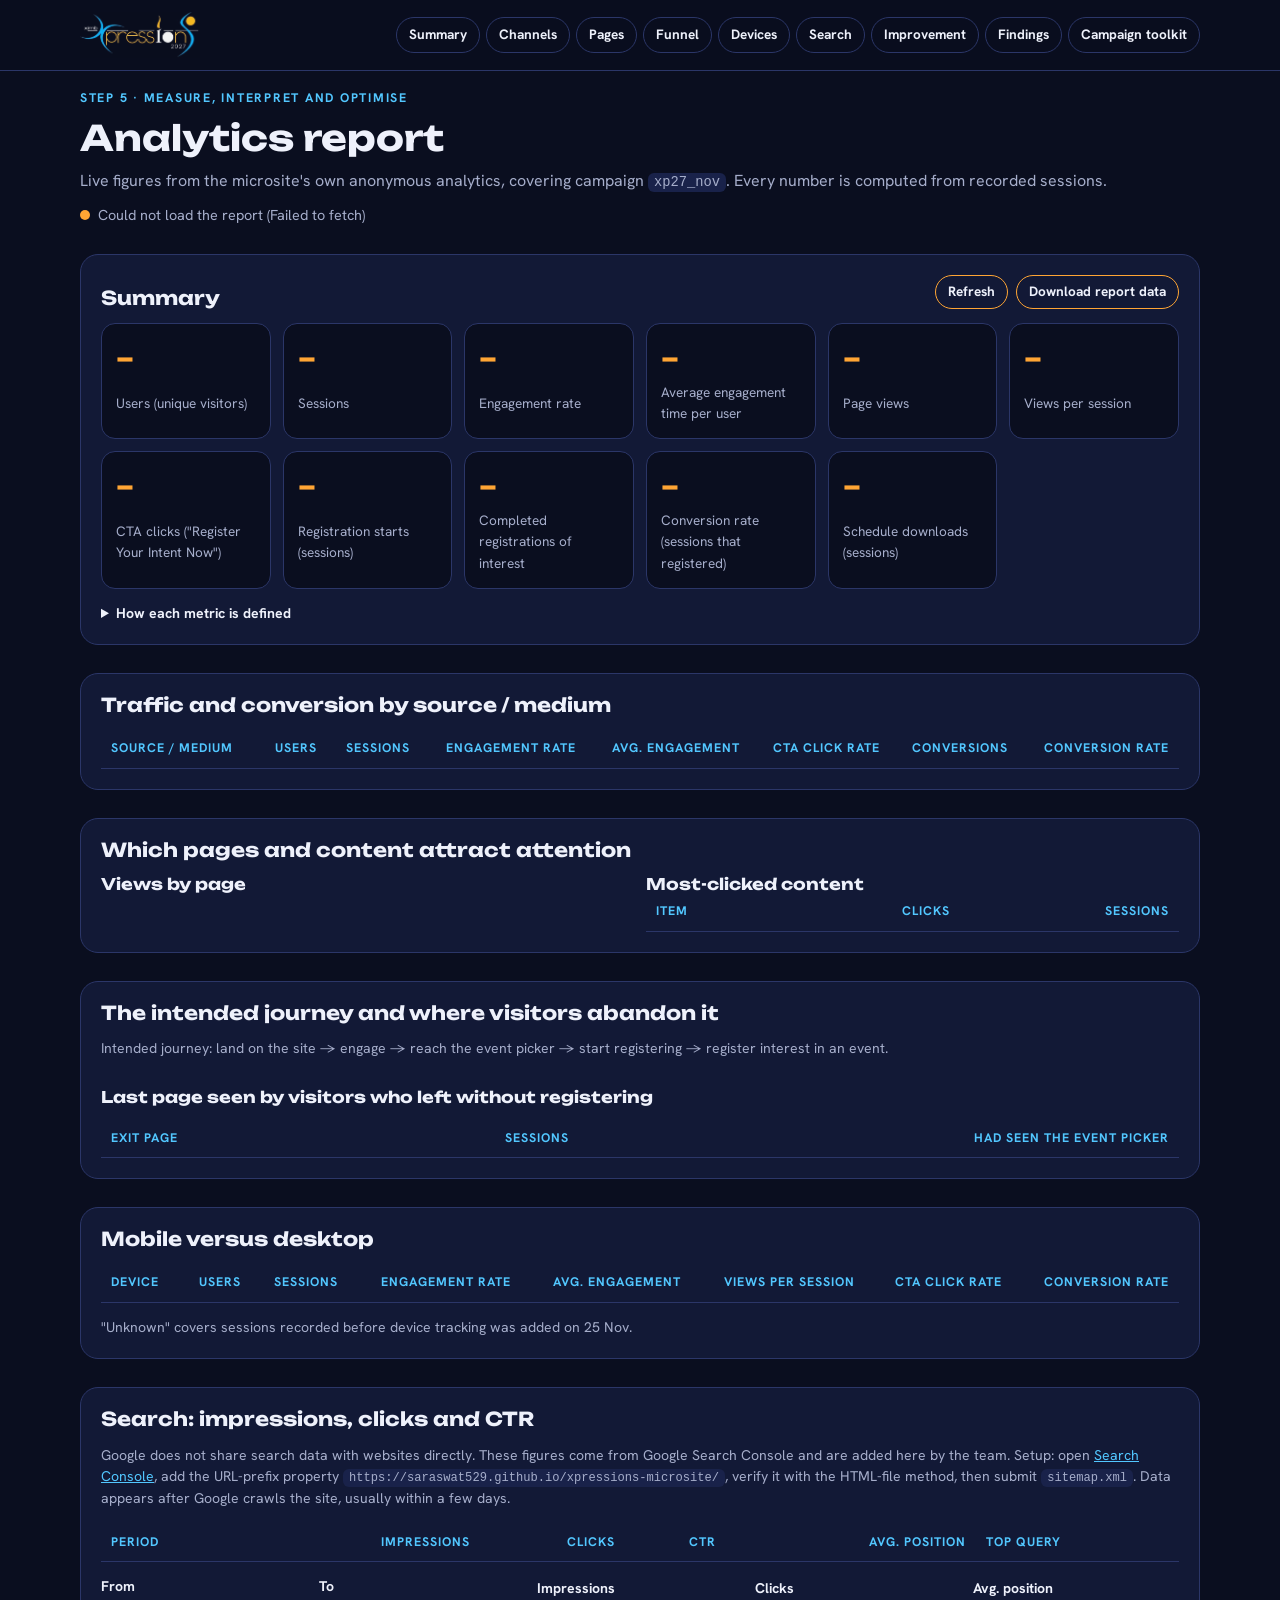
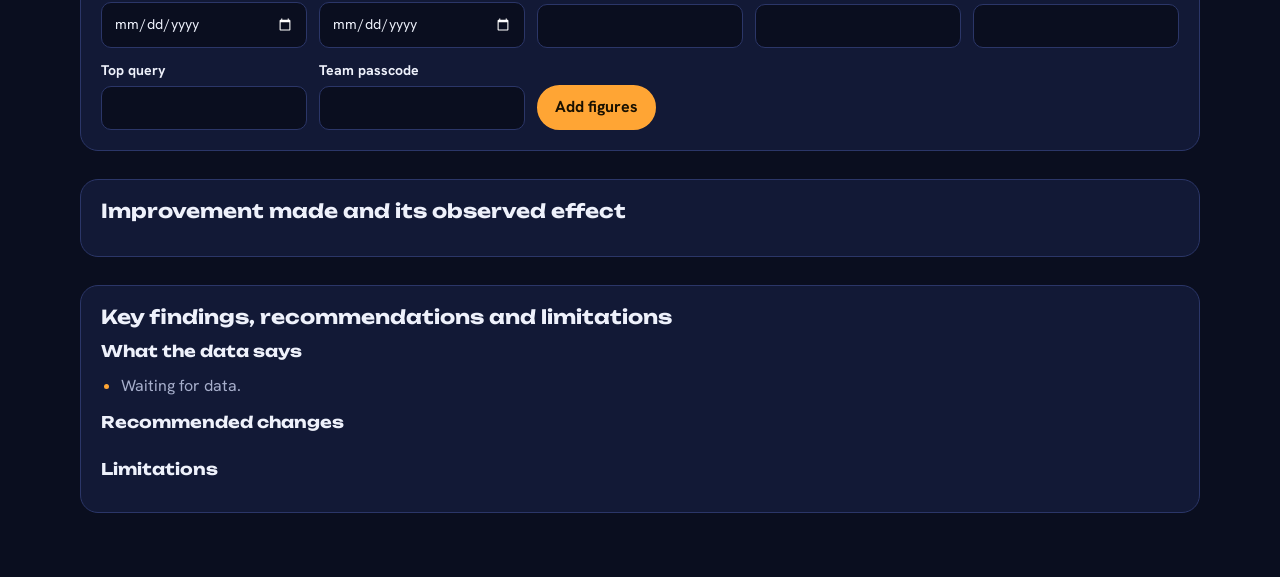
<file: analytics.html>
<!doctype html>
<html lang="en">
<head>
<meta charset="utf-8">
<meta name="viewport" content="width=device-width,initial-scale=1">
<meta name="robots" content="noindex">
<title>Xpressions'27 Analytics Report</title>
<link rel="icon" type="image/png" sizes="32x32" href="img/favicon-32.png">
<link rel="apple-touch-icon" href="img/apple-touch-icon.png">
<link rel="preconnect" href="https://fonts.googleapis.com">
<link rel="preconnect" href="https://fonts.gstatic.com" crossorigin>
<link href="https://fonts.googleapis.com/css2?family=Unbounded:wght@500;700&family=Hanken+Grotesk:wght@400;500;700&display=swap" rel="stylesheet">
<link rel="stylesheet" href="css/report.css?v=20261125e">
</head>
<body>
<div class="top">
  <div class="top-in">
    <a href="index.html" aria-label="Back to the Xpressions'27 site"><img src="img/logo-xpressions-27.jpg" width="497" height="191" alt="ximb Xpressions 2027"></a>
    <nav class="toc" aria-label="Sections">
      <a href="#summary">Summary</a><a href="#channels">Channels</a><a href="#pages">Pages</a><a href="#funnel">Funnel</a><a href="#devices">Devices</a><a href="#search">Search</a><a href="#improvement">Improvement</a><a href="#findings">Findings</a><a href="campaign.html">Campaign toolkit</a>
    </nav>
  </div>
</div>

<div class="wrap">
  <section class="intro">
    <p class="eyebrow">Step 5 · Measure, interpret and optimise</p>
    <h1>Analytics report</h1>
    <p class="muted">Live figures from the microsite's own anonymous analytics, covering campaign <code id="cName"></code>. Every number is computed from recorded sessions. <span id="since"></span></p>
    <p class="status" id="status"><i></i><span>Connecting…</span></p>
    <div class="notice" id="setup" hidden>
      <strong>One-time setup needed</strong>
      <p>The analytics functions are not in the database yet. In Supabase, open <b>SQL Editor</b>, paste the whole of <code>supabase/analytics.sql</code> and click <b>Run</b>. Then reload this page.</p>
    </div>
  </section>

  <section class="panel" id="summary">
    <header><h2>Summary</h2><div class="row"><button class="btn sm" type="button" id="refresh">Refresh</button><button class="btn sm" type="button" id="jsonDl">Download report data</button></div></header>
    <div class="kpis">
      <div class="kpi"><b id="kUsers">–</b><span>Users (unique visitors)</span></div>
      <div class="kpi"><b id="kSessions">–</b><span>Sessions</span></div>
      <div class="kpi"><b id="kEngRate">–</b><span>Engagement rate</span></div>
      <div class="kpi"><b id="kEngTime">–</b><span>Average engagement time per user</span></div>
      <div class="kpi"><b id="kViews">–</b><span>Page views</span></div>
      <div class="kpi"><b id="kVps">–</b><span>Views per session</span></div>
      <div class="kpi"><b id="kCta">–</b><span>CTA clicks ("Register Your Intent Now")</span></div>
      <div class="kpi"><b id="kStarts">–</b><span>Registration starts (sessions)</span></div>
      <div class="kpi"><b id="kDone">–</b><span>Completed registrations of interest</span></div>
      <div class="kpi"><b id="kConv">–</b><span>Conversion rate (sessions that registered)</span></div>
      <div class="kpi"><b id="kDl">–</b><span>Schedule downloads (sessions)</span></div>
    </div>
    <details>
      <summary class="small"><b>How each metric is defined</b></summary>
      <div class="defs" style="margin-top:10px">
        <p><b>User:</b> one browser, identified by a random anonymous ID.</p>
        <p><b>Session:</b> one visit; a new one starts when the browser tab session ends or a tracked link is opened.</p>
        <p><b>Engaged session:</b> lasted 10+ seconds in view, had 2+ page views, registered interest or downloaded the schedule (the GA4 definition).</p>
        <p><b>Engagement rate:</b> engaged sessions ÷ sessions.</p>
        <p><b>Engagement time:</b> seconds the page was actually visible on screen; capped at 30 minutes per session.</p>
        <p><b>Page view:</b> each switch to Home, Highlights, Programme, Competitions, Register or FAQ (the site's pages are routes on one URL).</p>
        <p><b>Registration start:</b> the session reached the event picker (Register or Competitions page) or opened an event's details.</p>
        <p><b>Completed registration:</b> a tap on "Count Me In" (or similar) that was saved. This is interest, not a ticket.</p>
        <p><b>Conversion rate:</b> sessions with at least one completed registration ÷ sessions.</p>
      </div>
    </details>
  </section>

  <section class="panel" id="channels">
    <header><h2>Traffic and conversion by source / medium</h2></header>
    <div class="table-wrap">
      <table>
        <thead><tr><th>Source / medium</th><th class="num">Users</th><th class="num">Sessions</th><th class="num">Engagement rate</th><th class="num">Avg. engagement</th><th class="num">CTA click rate</th><th class="num">Conversions</th><th class="num">Conversion rate</th></tr></thead>
        <tbody id="chRows"></tbody>
      </table>
    </div>
  </section>

  <section class="panel" id="pages">
    <header><h2>Which pages and content attract attention</h2></header>
    <div class="split">
      <div>
        <h3>Views by page</h3>
        <div class="days" id="pageBars"></div>
      </div>
      <div>
        <h3>Most-clicked content</h3>
        <div class="table-wrap"><table><thead><tr><th>Item</th><th class="num">Clicks</th><th class="num">Sessions</th></tr></thead><tbody id="contentRows"></tbody></table></div>
      </div>
    </div>
  </section>

  <section class="panel" id="funnel">
    <header><h2>The intended journey and where visitors abandon it</h2></header>
    <p class="muted small">Intended journey: land on the site → engage → reach the event picker → start registering → register interest in an event.</p>
    <div class="funnel" id="funnelSteps"></div>
    <h3>Last page seen by visitors who left without registering</h3>
    <div class="table-wrap"><table><thead><tr><th>Exit page</th><th class="num">Sessions</th><th class="num">Had seen the event picker</th></tr></thead><tbody id="exitRows"></tbody></table></div>
  </section>

  <section class="panel" id="devices">
    <header><h2>Mobile versus desktop</h2></header>
    <div class="table-wrap">
      <table>
        <thead><tr><th>Device</th><th class="num">Users</th><th class="num">Sessions</th><th class="num">Engagement rate</th><th class="num">Avg. engagement</th><th class="num">Views per session</th><th class="num">CTA click rate</th><th class="num">Conversion rate</th></tr></thead>
        <tbody id="devRows"></tbody>
      </table>
    </div>
    <p class="muted small">"Unknown" covers sessions recorded before device tracking was added on 25 Nov.</p>
  </section>

  <section class="panel" id="search">
    <header><h2>Search: impressions, clicks and CTR</h2></header>
    <p class="muted small">Google does not share search data with websites directly. These figures come from Google Search Console and are added here by the team. Setup: open <a href="https://search.google.com/search-console" target="_blank" rel="noopener">Search Console</a>, add the URL-prefix property <code>https://saraswat529.github.io/xpressions-microsite/</code>, verify it with the HTML-file method, then submit <code>sitemap.xml</code>. Data appears after Google crawls the site, usually within a few days.</p>
    <div class="table-wrap"><table><thead><tr><th>Period</th><th class="num">Impressions</th><th class="num">Clicks</th><th class="num">CTR</th><th class="num">Avg. position</th><th>Top query</th></tr></thead><tbody id="searchRows"></tbody></table></div>
    <form class="grid" id="searchForm" novalidate>
      <label>From <input type="date" name="start" required></label>
      <label>To <input type="date" name="end" required></label>
      <label>Impressions <input type="number" name="impr" min="0" required></label>
      <label>Clicks <input type="number" name="clicks" min="0" required></label>
      <label>Avg. position <input type="number" name="pos" min="0" step="0.1"></label>
      <label>Top query <input name="query" maxlength="120"></label>
      <label>Team passcode <input type="password" name="passcode" autocomplete="off" required></label>
      <div class="row"><button class="btn primary" type="submit">Add figures</button><p id="searchMsg" role="status"></p></div>
    </form>
  </section>

  <section class="panel" id="improvement">
    <header><h2>Improvement made and its observed effect</h2></header>
    <div id="impBody"></div>
  </section>

  <section class="panel" id="findings">
    <header><h2>Key findings, recommendations and limitations</h2></header>
    <h3>What the data says</h3>
    <ul class="findings" id="autoFindings"><li class="muted">Waiting for data.</li></ul>
    <h3>Recommended changes</h3>
    <ul class="findings" id="recs"></ul>
    <h3>Limitations</h3>
    <ul class="findings" id="limits"></ul>
  </section>
</div>

<script src="js/config.js?v=20261125e"></script>
<script src="js/analytics.js?v=20261125e"></script>
</body>
</html>
</file>
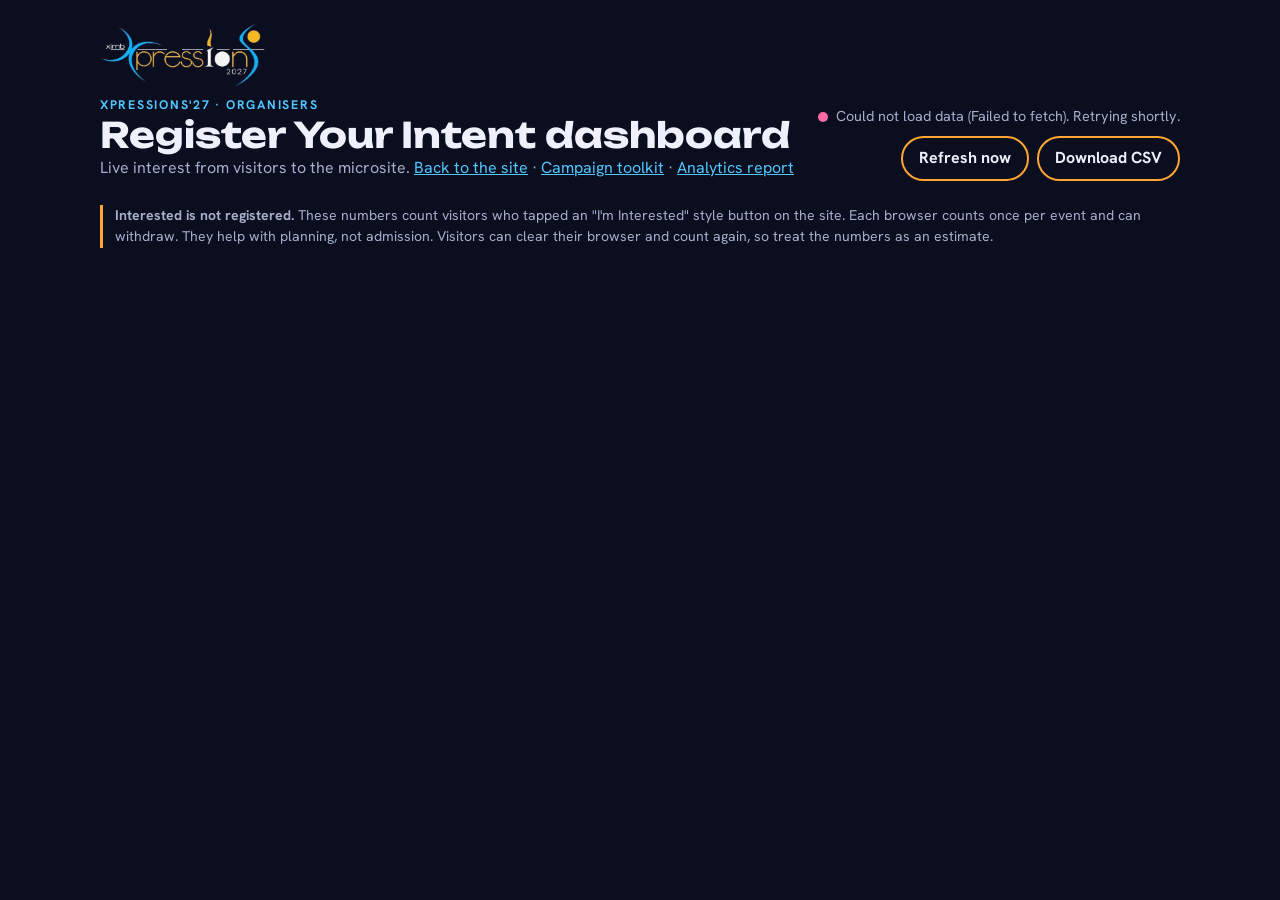
<file: organisers.html>
<!doctype html>
<html lang="en">
<head>
<meta charset="utf-8">
<meta name="viewport" content="width=device-width,initial-scale=1">
<meta name="robots" content="noindex">
<title>Xpressions'27 Intent Dashboard</title>
<link rel="icon" type="image/png" sizes="32x32" href="img/favicon-32.png">
<link rel="apple-touch-icon" href="img/apple-touch-icon.png">
<link rel="preconnect" href="https://fonts.googleapis.com">
<link rel="preconnect" href="https://fonts.gstatic.com" crossorigin>
<link href="https://fonts.googleapis.com/css2?family=Unbounded:wght@500;700&family=Hanken+Grotesk:wght@400;500;700&display=swap" rel="stylesheet">
<style>
:root {
  --bg: #0a0e1f; --surface: #121936; --surface-2: #19224a; --line: #2b3668; --fg: #eef1fb; --muted: #a6aecb;
  --amber: #ffa534; --blue: #52c7ff; --rose: #ff6aa6; --mint: #7dffb2; --violet: #9b8cff;
  --font-display: "Unbounded", "Trebuchet MS", sans-serif; --font-body: "Hanken Grotesk", "Segoe UI", system-ui, sans-serif;
  color-scheme: dark;
}
* { box-sizing: border-box; }
body { margin: 0; background: var(--bg); color: var(--fg); font: 16px/1.55 var(--font-body); padding: 24px max(16px, env(safe-area-inset-left)) 48px; }
.wrap { max-width: 1080px; margin: 0 auto; display: grid; gap: 24px; }
h1, h2 { font-family: var(--font-display); margin: 0; line-height: 1.15; }
h1 { font-size: clamp(1.5rem, 5vw, 2.2rem); }
h2 { font-size: 1.15rem; }
p { margin: 0; }
a { color: var(--blue); }
.top { display: flex; justify-content: space-between; gap: 16px; flex-wrap: wrap; align-items: end; }
.eyebrow { font-size: .78rem; text-transform: uppercase; letter-spacing: .14em; color: var(--blue); font-weight: 700; }
.muted { color: var(--muted); }
.status { display: flex; align-items: center; gap: 8px; color: var(--muted); font-size: .9rem; }
.status i { width: 10px; height: 10px; border-radius: 50%; background: var(--muted); }
.status.live i { background: var(--mint); box-shadow: 0 0 10px var(--mint); }
.status.error i { background: var(--rose); }
.btn { font: inherit; font-weight: 700; min-height: 44px; padding: 8px 16px; border-radius: 999px; border: 2px solid var(--amber); background: transparent; color: var(--fg); cursor: pointer; }
.btn:hover { background: rgba(255, 165, 52, .12); }
.kpis { display: grid; gap: 12px; grid-template-columns: repeat(auto-fit, minmax(min(100%, 210px), 1fr)); }
.kpi { background: var(--surface); border: 1px solid var(--line); border-radius: 16px; padding: 18px; display: grid; gap: 4px; }
.kpi b { font-family: var(--font-display); font-size: 2rem; color: var(--amber); font-variant-numeric: tabular-nums; }
.kpi span { color: var(--muted); font-size: .9rem; }
.kpi.reg b { color: var(--muted); font-size: 1.2rem; }
.panel { background: var(--surface); border: 1px solid var(--line); border-radius: 18px; padding: 20px; display: grid; gap: 14px; }
.bars { display: grid; gap: 10px; }
.bar-row { display: grid; grid-template-columns: minmax(120px, 220px) 1fr 56px; gap: 12px; align-items: center; }
.bar-row .name { font-weight: 700; overflow: hidden; text-overflow: ellipsis; white-space: nowrap; }
.track { height: 14px; background: var(--surface-2); border-radius: 99px; overflow: hidden; }
.track i { display: block; height: 100%; border-radius: inherit; transition: width .8s cubic-bezier(.2,.8,.2,1); }
.bar-row .n { text-align: right; font-variant-numeric: tabular-nums; font-weight: 700; }
.c-nights { background: linear-gradient(90deg, #ffa534, #ff6aa6); }
.c-business { background: linear-gradient(90deg, #52c7ff, #9b8cff); }
.c-stage { background: linear-gradient(90deg, #ff6aa6, #ffa534); }
.c-social { background: linear-gradient(90deg, #7dffb2, #52c7ff); }
.cats { display: grid; gap: 12px; grid-template-columns: repeat(auto-fit, minmax(min(100%, 200px), 1fr)); }
.cat { border-radius: 14px; padding: 14px; background: var(--bg); border: 1px solid var(--line); display: grid; gap: 2px; }
.cat b { font-family: var(--font-display); font-size: 1.4rem; }
.cat small { color: var(--muted); }
.table-wrap { overflow-x: auto; }
table { width: 100%; border-collapse: collapse; font-size: .95rem; }
th, td { text-align: left; padding: 10px 12px; border-bottom: 1px solid var(--line); }
th button { font: inherit; font-weight: 700; color: var(--blue); background: none; border: 0; cursor: pointer; padding: 0; }
td.num, th.num { text-align: right; font-variant-numeric: tabular-nums; }
.legend { color: var(--muted); font-size: .88rem; border-left: 3px solid var(--amber); padding-left: 12px; }
.setup { border: 1px dashed var(--amber); background: rgba(255, 165, 52, .06); }
.setup ol { margin: 0; padding-left: 20px; display: grid; gap: 6px; }
code { background: var(--surface-2); padding: 2px 6px; border-radius: 6px; font-size: .88em; }
[hidden] { display: none !important; }
@media (max-width: 560px) { .bar-row { grid-template-columns: 1fr 48px; } .bar-row .track { grid-column: 1 / -1; grid-row: 2; } }
</style>
</head>
<body>
<div class="wrap">
  <div class="top">
    <div>
      <a href="index.html" aria-label="Xpressions'27 home" style="display:inline-block;line-height:0;margin-bottom:8px"><img src="img/logo-xpressions-27.jpg" width="497" height="191" alt="ximb Xpressions 2027" style="height:64px;width:auto;mix-blend-mode:screen"></a>
      <p class="eyebrow">Xpressions'27 · Organisers</p>
      <h1>Register Your Intent dashboard</h1>
      <p class="muted">Live interest from visitors to the microsite. <a href="index.html">Back to the site</a> · <a href="campaign.html">Campaign toolkit</a> · <a href="analytics.html">Analytics report</a></p>
    </div>
    <div style="display:grid;gap:8px;justify-items:end">
      <p class="status" id="status"><i></i><span>Connecting…</span></p>
      <div style="display:flex;gap:8px;flex-wrap:wrap">
        <button class="btn" id="refresh" type="button">Refresh now</button>
        <button class="btn" id="csv" type="button">Download CSV</button>
      </div>
    </div>
  </div>

  <section class="panel setup" id="setup" hidden>
    <h2>The live tracker is not connected yet</h2>
    <p>Counts appear here once the site is connected to its Supabase database. It takes about ten minutes:</p>
    <ol>
      <li>Create a free project at <a href="https://supabase.com" target="_blank" rel="noopener">supabase.com</a>.</li>
      <li>In the project, open <b>SQL Editor</b>, paste the contents of <code>supabase/schema.sql</code> and click <b>Run</b>.</li>
      <li>Open <b>Project Settings → API</b> and copy the <b>Project URL</b> and the <b>anon public</b> key.</li>
      <li>Paste both into <code>js/config.js</code> (<code>supabaseUrl</code> and <code>supabaseAnonKey</code>) and publish the site.</li>
    </ol>
    <p class="muted">Until then, visitors' picks are saved on their own devices and are sent to the database automatically on their next visit after it is connected.</p>
  </section>

  <div id="dash" hidden>
    <div class="kpis">
      <div class="kpi"><b id="kVisitors">0</b><span>Expected participants: people who showed interest in at least one event</span></div>
      <div class="kpi"><b id="kIntents">0</b><span>Total interest across all events (one person can pick several)</span></div>
      <div class="kpi"><b id="kTop">–</b><span id="kTopLabel">Most popular event</span></div>
      <div class="kpi"><b id="k24">0</b><span>New interest in the last 24 hours</span></div>
      <div class="kpi reg"><b>Not open yet</b><span>Confirmed registrations are tracked separately, not on this dashboard</span></div>
    </div>
  </div>

  <section class="panel" id="topPanel" hidden>
    <h2>Most popular events</h2>
    <div class="bars" id="topBars"></div>
  </section>

  <section class="panel" id="catPanel" hidden>
    <h2>Interest by category</h2>
    <div class="cats" id="cats"></div>
  </section>

  <section class="panel" id="tablePanel" hidden>
    <h2>Every event</h2>
    <div class="table-wrap">
      <table>
        <thead><tr><th scope="col"><button type="button" data-sort="name">Event</button></th><th scope="col"><button type="button" data-sort="category">Category</button></th><th scope="col" class="num"><button type="button" data-sort="interested">Interested</button></th><th scope="col" class="num">Share</th></tr></thead>
        <tbody id="rows"></tbody>
      </table>
    </div>
  </section>

  <p class="legend"><b>Interested is not registered.</b> These numbers count visitors who tapped an "I'm Interested" style button on the site. Each browser counts once per event and can withdraw. They help with planning, not admission. Visitors can clear their browser and count again, so treat the numbers as an estimate.</p>
</div>

<script src="js/config.js?v=20261125e"></script>
<script>
(function () {
  'use strict';
  var cfg = window.XP_CONFIG || {};
  var LIVE = !!(cfg.supabaseUrl && cfg.supabaseAnonKey);
  var CAT = { nights: "Xpressions'27 nights", business: 'Business and management', stage: 'Stage and cultural', social: 'Social and informal' };
  var rows = [], sortKey = 'interested', sortDir = -1;
  var $ = function (id) { return document.getElementById(id); };
  function esc(s) { return String(s).replace(/[&<>"']/g, function (c) { return { '&': '&amp;', '<': '&lt;', '>': '&gt;', '"': '&quot;', "'": '&#39;' }[c]; }); }

  function rpc(name) {
    return fetch(cfg.supabaseUrl.replace(/\/+$/, '') + '/rest/v1/rpc/' + name, {
      method: 'POST',
      headers: { apikey: cfg.supabaseAnonKey, Authorization: 'Bearer ' + cfg.supabaseAnonKey, 'Content-Type': 'application/json' },
      body: '{}'
    }).then(function (r) { if (!r.ok) throw new Error('HTTP ' + r.status); return r.json(); });
  }
  function setStatus(cls, text) { $('status').className = 'status ' + cls; $('status').querySelector('span').textContent = text; }

  function render(summary) {
    var total = rows.reduce(function (a, r) { return a + r.interested; }, 0);
    $('kVisitors').textContent = summary.unique_visitors;
    $('kIntents').textContent = summary.total_intents;
    $('k24').textContent = summary.last_24h;
    var sorted = rows.slice().sort(function (a, b) { return b.interested - a.interested; });
    var top = sorted[0];
    if (top && top.interested > 0) { $('kTop').textContent = top.interested; $('kTopLabel').textContent = 'Most popular: ' + top.name; }
    else { $('kTop').textContent = '–'; $('kTopLabel').textContent = 'Most popular event (no interest yet)'; }

    var max = top ? Math.max(1, top.interested) : 1;
    $('topBars').innerHTML = sorted.slice(0, 8).map(function (r) {
      return '<div class="bar-row"><span class="name">' + esc(r.name) + '</span><span class="track"><i class="c-' + r.category + '" style="width:' + (r.interested / max * 100) + '%"></i></span><span class="n">' + r.interested + '</span></div>';
    }).join('');

    var byCat = {};
    rows.forEach(function (r) { byCat[r.category] = (byCat[r.category] || 0) + r.interested; });
    $('cats').innerHTML = Object.keys(CAT).map(function (c) {
      return '<div class="cat"><small>' + CAT[c] + '</small><b>' + (byCat[c] || 0) + '</b><small>' + (total ? Math.round((byCat[c] || 0) / total * 100) : 0) + '% of all interest</small></div>';
    }).join('');

    var t = rows.slice().sort(function (a, b) {
      var x = a[sortKey], y = b[sortKey];
      return (typeof x === 'number' ? x - y : String(x).localeCompare(String(y))) * sortDir;
    });
    $('rows').innerHTML = t.map(function (r) {
      return '<tr><td>' + esc(r.name) + '</td><td>' + esc(CAT[r.category] || r.category) + '</td><td class="num">' + r.interested + '</td><td class="num">' + (total ? (r.interested / total * 100).toFixed(1) : '0.0') + '%</td></tr>';
    }).join('');
    ['dash', 'topPanel', 'catPanel', 'tablePanel'].forEach(function (id) { $(id).hidden = false; });
  }

  var lastSummary = null;
  function load() {
    if (!LIVE) return;
    Promise.all([rpc('get_intent_counts'), rpc('get_intent_summary')]).then(function (res) {
      rows = res[0].map(function (r) { return { id: r.event_id, name: r.name, category: r.category, interested: Number(r.interested) || 0 }; });
      lastSummary = res[1];
      render(lastSummary);
      setStatus('live', 'Live · updated ' + new Date().toLocaleTimeString());
    }).catch(function (e) { setStatus('error', 'Could not load data (' + e.message + '). Retrying shortly.'); });
  }

  document.querySelector('thead').addEventListener('click', function (e) {
    var b = e.target.closest('[data-sort]'); if (!b) return;
    var k = b.dataset.sort;
    sortDir = sortKey === k ? -sortDir : (k === 'interested' ? -1 : 1); sortKey = k;
    if (lastSummary) render(lastSummary);
  });
  $('refresh').addEventListener('click', load);
  $('csv').addEventListener('click', function () {
    if (!rows.length) return;
    var csv = 'event_id,event,category,interested\n' + rows.map(function (r) { return [r.id, '"' + r.name.replace(/"/g, '""') + '"', r.category, r.interested].join(','); }).join('\n');
    var a = document.createElement('a');
    a.href = URL.createObjectURL(new Blob([csv], { type: 'text/csv' }));
    a.download = 'xpressions-intent-' + new Date().toISOString().slice(0, 10) + '.csv';
    a.click();
    setTimeout(function () { URL.revokeObjectURL(a.href); }, 1000);
  });

  if (!LIVE) {
    $('setup').hidden = false;
    setStatus('', 'Not connected');
    $('refresh').disabled = true; $('csv').disabled = true;
  } else {
    load();
    setInterval(function () { if (!document.hidden) load(); }, Math.max(10, Number(cfg.pollSeconds) || 20) * 1000);
  }
})();
</script>
</body>
</html>
</file>
<file: css/fest.css>
/*
 * Xpressions'27 interactive layer.
 * Extends the original night-stage theme in index.html (same tokens, fonts and colours).
 */
:root {
  --violet: #9b8cff;
  --mint: #7dffb2;
  --ease-out: cubic-bezier(.2, .8, .2, 1);
  --ease-back: cubic-bezier(.34, 1.56, .64, 1);
}

/* ---------- layering ---------- */
.wrap { position: relative; z-index: 1; }
.fx-bg, .fx-fg { position: fixed; inset: 0; width: 100%; height: 100%; pointer-events: none; }
.fx-bg { z-index: 0; }
.fx-fg { z-index: 90; }
.sr-only { position: absolute; width: 1px; height: 1px; overflow: hidden; clip: rect(0 0 0 0); white-space: nowrap; }

/* Slow moving stage lights behind everything */
.stage-lights { position: fixed; inset: -20%; z-index: 0; pointer-events: none; overflow: hidden; }
.stage-lights::before, .stage-lights::after {
  content: ""; position: absolute; width: 60vmax; height: 60vmax; border-radius: 50%; filter: blur(40px); opacity: .16;
  animation: xp-drift 26s ease-in-out infinite alternate;
}
.stage-lights::before { background: radial-gradient(circle, #52c7ff, transparent 65%); left: 0; top: 10%; }
.stage-lights::after { background: radial-gradient(circle, #ff6aa6, transparent 65%); right: 0; top: 40%; animation-duration: 32s; animation-direction: alternate-reverse; }
@keyframes xp-drift { to { transform: translate(18vw, 12vh) scale(1.15); } }

/* Parallax shapes */
.decor { position: fixed; inset: 0; z-index: 0; pointer-events: none; overflow: hidden; }
.decor i { position: absolute; top: 0; display: block; width: 26px; opacity: .32; will-change: transform; }
.decor i.d-star { width: 20px; opacity: .45; }
.decor i.d-dot { width: 18px; }
.decor i span { display: block; animation: xp-float 9s ease-in-out infinite alternate; }
.decor svg { display: block; width: 100%; height: auto; }
@keyframes xp-float { from { transform: translateY(0) rotate(0deg); } to { transform: translateY(-22px) rotate(40deg); } }

/* ---------- click pop ---------- */
.fx-pop { animation: xp-pop .5s var(--ease-back); }
@keyframes xp-pop { 0% { scale: 1; } 35% { scale: .93; filter: brightness(1.25); } 70% { scale: 1.04; } 100% { scale: 1; filter: none; } }

/* ---------- official Xpressions'27 logo ----------
   The logo file is used unmodified. Its solid black background is blended into the dark
   theme with `screen` (black becomes transparent; the artwork itself is untouched). */
.brand { display: inline-flex; align-items: center; line-height: 0; text-shadow: none; flex: none; }
.brand-logo { height: 48px; width: auto; display: block; mix-blend-mode: screen; transition: transform .35s var(--ease-back), filter .3s; }
.brand:hover .brand-logo { transform: scale(1.04); filter: brightness(1.15); }
@media (max-width: 420px) { .brand-logo { height: 40px; } }
/* In the content area the logo sits on a black "stage screen" panel. The panel's black matches the
   logo's own background, so the artwork reads seamlessly, and the glow lives on the panel, not the logo. */
.logo-plate {
  display: block; justify-self: start; width: fit-content; max-width: 100%; line-height: 0;
  background: #000; border-radius: 20px; padding: 8px 14px; border: 1px solid rgba(82, 199, 255, .28);
  box-shadow: 0 0 0 1px rgba(255, 165, 52, .06), 0 18px 50px -22px rgba(82, 199, 255, .55);
}
.hero-logo-plate { animation: xp-logo-in 1.1s var(--ease-out) both, xp-plate-glow 4.5s ease-in-out 1.3s infinite; }
.hero-logo { display: block; width: min(100%, 440px); height: auto; }
@keyframes xp-logo-in { from { opacity: 0; transform: translateY(16px) scale(.95); } to { opacity: 1; transform: none; } }
@keyframes xp-plate-glow {
  50% { border-color: rgba(255, 165, 52, .45); box-shadow: 0 0 0 1px rgba(255, 165, 52, .12), 0 0 38px -6px rgba(82, 199, 255, .45), 0 0 60px -18px rgba(255, 165, 52, .45); }
}
.footer-logo { padding: 6px 12px; border-radius: 16px; }
.footer-logo img { height: 68px; width: auto; display: block; }

/* ---------- header additions ---------- */
.xp-chip {
  display: inline-flex; align-items: center; gap: 6px; margin-left: auto; min-height: 44px; padding: 4px 12px 4px 4px;
  border-radius: 999px; border: 1px solid var(--line); background: var(--surface); color: var(--fg);
  font: inherit; font-weight: 700; font-size: .85rem; cursor: pointer; position: relative;
  transition: border-color .2s, box-shadow .2s, translate .25s var(--ease-back);
}
.xp-chip:hover { border-color: var(--amber); box-shadow: 0 0 18px rgba(255, 165, 52, .3); translate: 0 -1px; }
.xp-ring { width: 34px; height: 34px; transform: rotate(-90deg); }
.xp-ring circle { fill: none; stroke-width: 3.5; }
.xp-ring-bg { stroke: var(--surface-2); }
.xp-ring-fg { stroke: var(--amber); stroke-linecap: round; transition: stroke-dashoffset .9s var(--ease-out); filter: drop-shadow(0 0 3px rgba(255, 165, 52, .7)); }
.xp-sec { position: absolute; left: 4px; width: 34px; text-align: center; font-size: .62rem; color: var(--muted); }
.xp-label b { color: var(--amber); font-family: var(--font-display); font-size: .9rem; }
.xp-chip.bump .xp-label { animation: xp-bump .6s var(--ease-back); }
@keyframes xp-bump { 40% { transform: scale(1.25); } }
.bar { gap: 10px; }
.menu-btn { flex: none; }

.xp-progress { height: 3px; margin-inline: calc(-1 * max(16px, env(safe-area-inset-left, 0px))); background: rgba(255, 255, 255, .05); }
.xp-progress span {
  display: block; height: 100%; width: 0; background: linear-gradient(90deg, var(--blue), var(--amber), var(--rose));
  box-shadow: 0 0 12px rgba(255, 165, 52, .7); transition: width 1s var(--ease-out);
}

/* nav: icons, hover, animated indicator */
.nav a { display: flex; align-items: center; gap: 10px; transition: color .2s, background .2s, translate .3s var(--ease-back); }
.nav a:hover { color: var(--amber); }
.nav-ico { width: 18px; height: 18px; flex: none; display: inline-grid; color: var(--blue); transition: color .2s, transform .3s var(--ease-back); }
.nav-ico svg { width: 100%; height: 100%; }
.nav a:hover .nav-ico { transform: rotate(-10deg) scale(1.15); color: var(--amber); }
.nav a[aria-current="page"] .nav-ico { color: var(--amber); animation: xp-bob 1.8s ease-in-out infinite; }
@keyframes xp-bob { 50% { transform: translateY(-3px); } }
.nav-ink { display: none; }
.brand { white-space: nowrap; }
/* Mid widths: the full nav does not fit beside the brand and passport chip, so keep the dropdown */
@media (min-width: 860px) and (max-width: 1139px) {
  .menu-btn { display: inline-block; }
  .nav { display: none; position: absolute; top: 100%; left: 0; right: 0; background: var(--surface); border: 1px solid var(--line); border-radius: 14px; padding: 8px; box-shadow: 0 18px 40px rgba(0, 0, 0, .5); gap: 2px; }
  .nav.open { display: grid; }
  .nav a { padding: 12px 14px; min-height: 44px; }
}
@media (min-width: 1140px) {
  .brand { order: 1; }
  .nav { order: 2; margin-left: auto; position: relative; isolation: isolate; }
  .xp-chip { order: 3; margin-left: 0; }
  .menu-btn { order: 4; }
  .nav a { padding: 8px 12px; font-size: .92rem; border-radius: 999px; white-space: nowrap; }
  .nav a:hover { translate: 0 -2px; }
  .nav a[aria-current="page"] { background: transparent; }
  .nav-ico { display: none; }
  .nav-ink {
    display: block; position: absolute; left: 0; top: 0; z-index: -1; border-radius: 999px; opacity: 0;
    background: linear-gradient(135deg, rgba(255, 165, 52, .22), rgba(255, 106, 166, .16));
    border: 1px solid rgba(255, 165, 52, .55); box-shadow: 0 0 22px rgba(255, 165, 52, .25), inset 0 0 12px rgba(255, 165, 52, .15);
    transition: transform .5s var(--ease-back), width .5s var(--ease-back), opacity .3s;
  }
  .nav-ink.ready { opacity: 1; }
}
@media (max-width: 420px) { .xp-label { display: none; } .xp-chip { padding-right: 4px; } }

/* ---------- page transitions ---------- */
.page.page-in { animation: xp-page-in .6s var(--ease-out) both; }
@keyframes xp-page-in { from { opacity: 0; transform: translateY(20px); } to { opacity: 1; transform: none; } }
.wipe {
  position: fixed; inset: 0; z-index: 70; pointer-events: none; transform: translateX(-110%);
  background: linear-gradient(100deg, transparent 30%, rgba(255, 165, 52, .13) 44%, rgba(82, 199, 255, .18) 56%, transparent 70%);
}
.wipe.go { animation: xp-wipe .75s ease-out; }
@keyframes xp-wipe { from { transform: translateX(-110%); } to { transform: translateX(110%); } }

/* ---------- scroll reveal ---------- */
html.xp .rv {
  opacity: 0; transform: translateY(24px);
  transition: opacity .7s var(--ease-out), transform .7s var(--ease-out), translate .35s var(--ease-back), box-shadow .35s, border-color .35s;
  transition-delay: var(--d, 0ms), var(--d, 0ms), 0s, 0s, 0s;
}
html.xp .rv.in { opacity: 1; transform: none; }
html.xp .section > h2.rv { transform: none; clip-path: inset(-20% 100% -30% 0); transition: clip-path 1s var(--ease-out), opacity .4s; }
html.xp .section > h2.rv.in { clip-path: inset(-20% -12px -30% 0); }

/* ---------- hero ---------- */
.hero h1 .w { display: inline-block; animation: xp-word .9s var(--ease-back) both; animation-delay: calc(var(--i, 0) * 150ms + 150ms); }
@keyframes xp-word { from { opacity: 0; transform: translateY(.5em) rotate(-4deg); } to { opacity: 1; transform: none; } }
.hero h1 em.w { animation: xp-word .9s var(--ease-back) both, xp-neon 3.6s ease-in-out 1.4s infinite; animation-delay: calc(var(--i, 0) * 150ms + 150ms), 1.4s; }
@keyframes xp-neon { 50% { text-shadow: 0 0 34px rgba(255, 165, 52, .9), 0 0 4px rgba(255, 220, 160, .9); } }
.figure img.zoomable { cursor: zoom-in; transition: transform .5s var(--ease-out), box-shadow .4s, border-color .4s; }
.figure:hover img.zoomable { transform: scale(1.02); border-color: var(--blue); box-shadow: 0 18px 48px -18px rgba(82, 199, 255, .55); }
.figure img.zoomable:focus-visible { outline: 3px solid var(--amber); outline-offset: 3px; }

.countdown { display: grid; gap: 8px; }
.cd-label { font-size: .78rem; text-transform: uppercase; letter-spacing: .14em; color: var(--muted); font-weight: 700; }
.cd-live { color: var(--amber); }
.cd-cells { display: flex; gap: 10px; flex-wrap: wrap; }
.cd-cell {
  display: grid; justify-items: center; min-width: 66px; padding: 10px 8px 8px; border-radius: 14px;
  background: linear-gradient(180deg, var(--surface-2), var(--surface)); border: 1px solid var(--line);
  box-shadow: inset 0 1px 0 rgba(255, 255, 255, .06);
}
.cd-cell b { font-family: var(--font-display); font-size: 1.5rem; line-height: 1.1; color: var(--fg); font-variant-numeric: tabular-nums; display: inline-block; }
.cd-cell b.flip { animation: xp-flip .45s var(--ease-out); }
@keyframes xp-flip { from { transform: translateY(-40%); opacity: .2; } to { transform: none; opacity: 1; } }
.cd-cell small { font-size: .68rem; text-transform: uppercase; letter-spacing: .12em; color: var(--blue); }

/* ---------- cards: lift and glow (uses `translate` so it never fights reveal transforms) ---------- */
.card, .comp, .day, .step, .stat, details, .latest, .cta-band, .notice { transition: translate .35s var(--ease-back), box-shadow .35s, border-color .35s; }
a.card:hover, .grid .card:hover, .day:hover, .step:hover, .contact .card:hover { translate: 0 -5px; border-color: var(--blue); box-shadow: 0 16px 40px -18px rgba(82, 199, 255, .5); }
details:hover { border-color: rgba(255, 165, 52, .6); }
.stat:hover b { color: var(--amber); text-shadow: 0 0 18px rgba(255, 165, 52, .5); }
.stat b { transition: color .3s, text-shadow .3s; }

/* Artist names that open media */
.media-link {
  font: inherit; color: var(--fg); font-weight: 700; background: none; border: 0; padding: 0 2px; cursor: pointer;
  border-bottom: 2px dashed var(--amber); line-height: 1.3; display: inline;
  background-image: linear-gradient(transparent 60%, rgba(255, 165, 52, .25) 60%); background-size: 0% 100%; background-repeat: no-repeat;
  transition: background-size .35s var(--ease-out), color .2s;
}
.media-link::after { content: " \25B6"; font-size: .62em; color: var(--amber); vertical-align: middle; }
.media-link:hover, .media-link:focus-visible { background-size: 100% 100%; color: var(--amber); }
.card h3 .media-link { font-size: inherit; font-family: inherit; }

/* ---------- event cards ---------- */
.comp.ev { --c: var(--blue); --c2: var(--violet); padding: 0; gap: 0; overflow: hidden; cursor: pointer; grid-template-rows: auto 1fr auto; }
.cat-business { --c: #52c7ff; --c2: #9b8cff; }
.cat-stage { --c: #ff6aa6; --c2: #ffa534; }
.cat-social { --c: #7dffb2; --c2: #52c7ff; }
.cat-nights { --c: #ffa534; --c2: #ff6aa6; }
.comp.ev:hover, .comp.ev:focus-within { translate: 0 -6px; border-color: var(--c); box-shadow: 0 18px 44px -16px color-mix(in srgb, var(--c) 60%, transparent); }
.comp.ev.is-in { border-color: color-mix(in srgb, var(--c) 70%, transparent); }
.ev-visual {
  position: relative; height: 92px; overflow: hidden;
  background:
    radial-gradient(circle at 1px 1px, rgba(10, 14, 31, .35) 1px, transparent 1.5px) 0 0 / 10px 10px,
    linear-gradient(135deg, var(--c), var(--c2));
}
.ev-visual img { position: absolute; inset: 0; width: 100%; height: 100%; object-fit: cover; opacity: .55; mix-blend-mode: luminosity; transition: transform .7s var(--ease-out), opacity .4s; }
.ev-visual::after { content: ""; position: absolute; inset: 0; background: linear-gradient(180deg, transparent 30%, rgba(10, 14, 31, .55)); }
.ev-ico { position: absolute; right: 10px; top: 50%; width: 64px; height: 64px; translate: 0 -50%; color: rgba(10, 14, 31, .78); z-index: 1; transition: transform .5s var(--ease-back); }
.ev-ico svg { width: 100%; height: 100%; stroke-width: 1.6; }
.ev-cat { position: absolute; left: 14px; bottom: 10px; z-index: 1; font-size: .7rem; font-weight: 700; letter-spacing: .12em; text-transform: uppercase; color: #fff; text-shadow: 0 1px 6px rgba(0, 0, 0, .6); }
.comp.ev:hover .ev-ico { transform: scale(1.15) rotate(-8deg); }
.comp.ev:hover .ev-visual img { transform: scale(1.08); opacity: .7; }
.ev-body { display: grid; gap: 4px; padding: 14px 16px 10px; align-content: start; }
.ev-when { display: flex; align-items: center; gap: 6px; font-size: .82rem !important; color: var(--muted); margin-top: 4px; }
.ev-when svg { width: 15px; height: 15px; flex: none; color: var(--c); }
.ev-foot { display: grid; gap: 10px; padding: 0 16px 16px; }
.ev-count { font-size: .9rem; color: var(--muted); display: flex; align-items: baseline; gap: 4px; min-height: 1.6em; }
.ev-count b { font-family: var(--font-display); color: var(--fg); font-size: 1.2rem; font-variant-numeric: tabular-nums; }
.ev-count.bump b { animation: xp-bump .6s var(--ease-back); color: var(--amber); }
.ev-soon { font-size: .82rem; color: var(--muted); font-style: italic; }
.ev-actions { display: flex; gap: 8px; flex-wrap: wrap; }

.intent-btn {
  position: relative; display: inline-flex; align-items: center; justify-content: center; gap: 6px; min-height: 44px; padding: 8px 16px;
  border-radius: 999px; border: 2px solid var(--amber); background: rgba(255, 165, 52, .08); color: var(--amber);
  font: inherit; font-weight: 700; font-size: .92rem; cursor: pointer; overflow: hidden;
  transition: background .25s, color .25s, border-color .25s, box-shadow .25s, translate .3s var(--ease-back);
}
.intent-btn:hover { background: rgba(255, 165, 52, .18); box-shadow: 0 0 22px rgba(255, 165, 52, .35); translate: 0 -2px; }
.intent-btn svg { width: 16px; height: 16px; }
.intent-btn .ib-on, .intent-btn .ib-out { display: none; }
.intent-btn .ib-on { align-items: center; gap: 6px; }
.intent-btn[aria-pressed="true"] { background: var(--amber); color: #1a1100; border-color: var(--amber); box-shadow: 0 0 24px rgba(255, 165, 52, .45); animation: xp-jelly .55s var(--ease-back); }
.intent-btn[aria-pressed="true"] .ib-off { display: none; }
.intent-btn[aria-pressed="true"] .ib-on { display: inline-flex; }
.intent-btn[aria-pressed="true"]:hover .ib-on, .intent-btn[aria-pressed="true"]:focus-visible .ib-on { display: none; }
.intent-btn[aria-pressed="true"]:hover .ib-out, .intent-btn[aria-pressed="true"]:focus-visible .ib-out { display: inline; }
.intent-btn[aria-pressed="true"]:hover { background: #ffb85c; }
.intent-btn.busy { opacity: .75; cursor: progress; }
.intent-btn::before {
  content: ""; position: absolute; inset: 0; background: linear-gradient(110deg, transparent 30%, rgba(255, 255, 255, .45) 50%, transparent 70%);
  transform: translateX(-120%); pointer-events: none;
}
.intent-btn:hover::before { transition: transform .7s; transform: translateX(120%); }
.intent-btn.sm { min-height: 40px; padding: 6px 14px; font-size: .85rem; }
@keyframes xp-jelly { 0% { scale: 1; } 30% { scale: 1.12 .9; } 55% { scale: .94 1.06; } 100% { scale: 1; } }
.ev-more {
  min-height: 44px; padding: 8px 14px; border-radius: 999px; border: 1px solid var(--line); background: var(--surface-2); color: var(--fg);
  font: inherit; font-weight: 500; font-size: .9rem; cursor: pointer; transition: border-color .2s, color .2s;
}
.ev-more:hover { border-color: var(--c, var(--blue)); color: var(--c, var(--blue)); }

/* event details modal */
.ev-detail { display: grid; gap: 14px; }
.ev-visual.big { height: 150px; border-radius: 14px; }
.ev-visual.big .ev-ico { width: 96px; height: 96px; }
.ev-desc { color: var(--fg); font-size: 1.05rem; }
.ev-dl { margin: 0; display: grid; gap: 10px; grid-template-columns: repeat(auto-fit, minmax(min(100%, 180px), 1fr)); }
.ev-dl dt { font-size: .72rem; text-transform: uppercase; letter-spacing: .1em; color: var(--c); font-weight: 700; }
.ev-dl dd { margin: 0; color: var(--muted); }
.ev-detail .ev-foot { padding: 0; }

/* ---------- register-your-intent hub ---------- */
.hub { display: grid; gap: 16px; }
.hub-status { display: flex; align-items: center; gap: 10px; color: var(--muted); font-size: .92rem; }
.hub-status i { width: 10px; height: 10px; border-radius: 50%; background: var(--muted); flex: none; }
.hub-status.live i { background: var(--mint); box-shadow: 0 0 0 0 rgba(125, 255, 178, .6); animation: xp-ping 1.8s infinite; }
.hub-status.loading i { background: var(--blue); animation: xp-ping 1s infinite; }
.hub-status.offline i { background: var(--amber); }
.hub-status.error i { background: var(--rose); }
@keyframes xp-ping { 70% { box-shadow: 0 0 0 10px rgba(125, 255, 178, 0); } 100% { box-shadow: 0 0 0 0 rgba(125, 255, 178, 0); } }
.hub-picks { position: relative; background: linear-gradient(160deg, var(--surface-2), var(--surface)); border: 1px solid var(--line); border-radius: 16px; padding: 16px 18px; }
.picks-body { display: grid; gap: 10px; padding-right: 36px; }
.pick-chips { display: flex; flex-wrap: wrap; gap: 8px; }
.pick-chip { font: inherit; font-size: .85rem; font-weight: 500; cursor: pointer; padding: 6px 12px; border-radius: 999px; border: 1px solid var(--c); background: color-mix(in srgb, var(--c) 14%, transparent); color: var(--fg); animation: xp-word .5s var(--ease-back); }
.hub-filters { display: flex; flex-wrap: wrap; gap: 8px; }
.chip-btn { font: inherit; font-size: .88rem; font-weight: 700; min-height: 40px; padding: 6px 14px; border-radius: 999px; cursor: pointer; border: 1px solid var(--line); background: var(--surface); color: var(--muted); transition: all .2s; }
.chip-btn:hover { color: var(--fg); border-color: var(--blue); }
.chip-btn[aria-pressed="true"] { background: var(--blue); color: #04121c; border-color: var(--blue); }
.hub-list { display: grid; gap: 8px; }
.hub-row {
  display: grid; grid-template-columns: 40px 1fr auto; grid-template-areas: "ico name btn" "ico count btn"; align-items: center; gap: 2px 12px;
  padding: 10px 12px; border-radius: 14px; background: var(--surface); border: 1px solid var(--line); border-left: 4px solid var(--c);
}
.hub-row.is-in { background: color-mix(in srgb, var(--c) 9%, var(--surface)); }
.hub-row[hidden] { display: none; }
.hub-ico { grid-area: ico; width: 40px; height: 40px; border-radius: 12px; display: grid; place-items: center; background: color-mix(in srgb, var(--c) 18%, transparent); color: var(--c); }
.hub-ico svg { width: 22px; height: 22px; }
.hub-name { grid-area: name; min-width: 0; display: grid; }
.hub-link { font: inherit; font-weight: 700; color: var(--fg); background: none; border: 0; padding: 0; text-align: left; cursor: pointer; }
.hub-link:hover { color: var(--c); text-decoration: underline; }
.hub-name small { color: var(--muted); font-size: .78rem; }
.hub-row .ev-count { grid-area: count; font-size: .82rem; min-height: 0; }
.hub-row .ev-count b { font-size: 1rem; }
.hub-row .intent-btn { grid-area: btn; }
@media (min-width: 700px) {
  .hub-row { grid-template-columns: 40px 1fr 190px auto; grid-template-areas: "ico name count btn"; }
}
.hub-note { color: var(--muted); font-size: .9rem; border-left: 3px solid var(--amber); padding-left: 12px; }
.hub-note strong { color: var(--fg); }

/* home: most wanted */
.hot-list { display: grid; gap: 10px; }
.hot-card {
  display: grid; grid-template-columns: auto 1fr; grid-template-areas: "rank name" "bar bar" "n n" "btn btn"; gap: 8px 12px; align-items: center; text-align: left;
  padding: 14px 16px; border-radius: 16px; background: var(--surface); border: 1px solid var(--line); border-left: 4px solid var(--c); color: var(--fg); font: inherit;
  transition: translate .3s var(--ease-back), box-shadow .3s;
}
.hot-card:hover { translate: 0 -4px; box-shadow: 0 14px 34px -16px var(--c); }
.hot-rank { grid-area: rank; font-family: var(--font-display); color: var(--c); font-size: 1.3rem; }
.hot-name { grid-area: name; font: inherit; font-weight: 700; display: grid; text-align: left; color: var(--fg); background: none; border: 0; padding: 0; cursor: pointer; }
.hot-name:hover { color: var(--c); }
.hot-card .hot-n { margin: 0; min-height: 0; }
.hot-btn { grid-area: btn; justify-self: start; }
.hot-name small { color: var(--muted); font-weight: 500; font-size: .78rem; }
.hot-bar { grid-area: bar; height: 8px; border-radius: 99px; background: var(--surface-2); overflow: hidden; }
.hot-bar i { display: block; height: 100%; border-radius: inherit; background: linear-gradient(90deg, var(--c), var(--c2)); animation: xp-grow 1.2s var(--ease-out); }
@keyframes xp-grow { from { width: 0 !important; } }
.hot-n { grid-area: n; color: var(--muted); font-size: .88rem; }
.hot-n b { color: var(--fg); font-family: var(--font-display); }
@media (min-width: 760px) { .hot-list { grid-template-columns: repeat(3, 1fr); } }

/* ---------- floating buttons ---------- */
.fabs {
  position: fixed; z-index: 40; right: max(16px, env(safe-area-inset-right, 0px)); bottom: max(16px, env(safe-area-inset-bottom, 0px));
  display: flex; flex-direction: column; align-items: flex-end; gap: 10px; pointer-events: none;
}
.fabs > * { pointer-events: auto; }
.fab {
  width: 50px; height: 50px; border-radius: 50%; display: grid; place-items: center; cursor: pointer; color: var(--fg);
  background: rgba(25, 34, 74, .92); border: 1px solid var(--line); box-shadow: 0 10px 28px rgba(0, 0, 0, .45);
  transition: translate .3s var(--ease-back), opacity .3s, border-color .2s, color .2s;
}
.fab svg { width: 22px; height: 22px; }
.fab:hover { border-color: var(--blue); color: var(--blue); translate: 0 -3px; }
.fab-top { opacity: 0; translate: 0 16px; pointer-events: none; }
.fab-top.show { opacity: 1; translate: 0 0; pointer-events: auto; }
.fab-top.show:hover { translate: 0 -3px; }
.fab-social { position: relative; }
.social-menu {
  position: absolute; right: 60px; bottom: 0; display: flex; gap: 6px; padding: 6px; border-radius: 999px;
  background: var(--surface); border: 1px solid var(--line); box-shadow: 0 12px 30px rgba(0, 0, 0, .5); animation: xp-slide .35s var(--ease-back);
}
.social-menu[hidden] { display: none; }
.social-menu a { display: inline-flex; align-items: center; gap: 6px; padding: 8px 12px; border-radius: 999px; color: var(--fg); text-decoration: none; font-weight: 700; font-size: .85rem; min-height: 40px; white-space: nowrap; }
.social-menu a:hover { background: var(--surface-2); color: var(--amber); }
.social-menu svg { width: 18px; height: 18px; }
@keyframes xp-slide { from { opacity: 0; transform: translateX(12px) scale(.9); } }
.fab-game {
  display: inline-flex; align-items: center; gap: 10px; padding: 5px 16px 5px 5px; border-radius: 999px; cursor: pointer;
  background: linear-gradient(135deg, #2c1d07, #3b1630); border: 2px solid var(--amber); color: var(--fg); font: inherit; font-weight: 700; text-align: left;
  box-shadow: 0 10px 30px rgba(0, 0, 0, .5), 0 0 24px rgba(255, 165, 52, .25); transition: translate .3s var(--ease-back), box-shadow .3s;
}
.fab-game:hover { translate: 0 -3px; box-shadow: 0 14px 34px rgba(0, 0, 0, .5), 0 0 30px rgba(255, 165, 52, .45); }
.fab-mascot { width: 42px; height: 46px; display: block; animation: xp-bob 2.4s ease-in-out infinite; }
.fab-mascot svg { width: 100%; height: 100%; }
.fab-lbl { display: grid; font-size: .9rem; line-height: 1.2; }
.fab-lbl small { color: var(--amber); font-size: .74rem; }
.fab-game.bounce { animation: xp-jelly .6s var(--ease-back); }
@media (max-width: 640px) {
  .fab-lbl { display: none; }
  .fab-game { padding: 3px; }
  .fab { width: 46px; height: 46px; }
  .social-menu { flex-direction: column; right: 0; bottom: 56px; border-radius: 18px; }
}
body { padding-bottom: 110px; }

/* shooting star surprise */
.shooting-star {
  position: fixed; z-index: 45; width: 40px; height: 40px; padding: 6px; border: 0; background: none; cursor: pointer;
  filter: drop-shadow(0 0 10px rgba(255, 165, 52, .9)); animation: xp-twinkle 1.2s ease-in-out infinite, xp-drift-star 9s linear forwards;
}
.shooting-star svg { width: 100%; height: 100%; }
@keyframes xp-twinkle { 50% { scale: 1.25; rotate: 25deg; } }
@keyframes xp-drift-star { 0% { opacity: 0; translate: 0 0; } 8% { opacity: 1; } 90% { opacity: 1; } 100% { opacity: 0; translate: 0 -120px; } }

/* ---------- toasts ---------- */
.toasts {
  position: fixed; z-index: 95; left: 50%; top: calc(env(safe-area-inset-top, 0px) + 78px); translate: -50% 0;
  width: min(calc(100vw - 32px), 400px); display: grid; gap: 8px; pointer-events: none;
}
.toast {
  display: flex; gap: 12px; align-items: flex-start; padding: 12px 14px; border-radius: 14px;
  background: rgba(18, 25, 54, .97); border: 1px solid var(--amber); box-shadow: 0 16px 40px rgba(0, 0, 0, .55), 0 0 24px rgba(255, 165, 52, .2);
  animation: xp-toast-in .45s var(--ease-back);
}
.toast.out { animation: xp-toast-out .4s ease-in forwards; }
.toast-ico { font-size: 1.4rem; line-height: 1.2; }
.toast strong { display: block; font-size: .95rem; }
.toast p { color: var(--muted); font-size: .85rem; line-height: 1.4; }
@keyframes xp-toast-in { from { opacity: 0; transform: translateY(-14px) scale(.95); } }
@keyframes xp-toast-out { to { opacity: 0; transform: translateY(-10px) scale(.97); } }

/* ---------- modal ---------- */
body.xp-lock { overflow: hidden; }
.xp-modal { position: fixed; inset: 0; z-index: 80; display: grid; place-items: center; padding: 16px; }
.xp-modal-backdrop { position: absolute; inset: 0; background: rgba(4, 6, 16, .8); backdrop-filter: blur(5px); -webkit-backdrop-filter: blur(5px); animation: xp-fade .3s; }
.xp-modal-box {
  position: relative; width: min(100%, 580px); max-height: calc(100dvh - 32px); overflow: auto; overscroll-behavior: contain;
  background: var(--surface); border: 1px solid var(--line); border-radius: 22px; padding: 24px 22px 22px;
  box-shadow: 0 30px 80px rgba(0, 0, 0, .6), 0 0 0 1px rgba(255, 165, 52, .08); animation: xp-modal-in .45s var(--ease-back);
}
.xp-modal.wide .xp-modal-box { width: min(100%, 860px); }
.xp-modal.closing .xp-modal-box { animation: xp-modal-out .2s ease-in forwards; }
.xp-modal.closing .xp-modal-backdrop { animation: xp-fade .2s reverse forwards; }
.xp-modal-title { font-size: clamp(1.25rem, 4vw, 1.6rem); margin: 0 48px 16px 0; }
.xp-modal-close {
  position: absolute; top: 12px; right: 12px; width: 44px; height: 44px; border-radius: 50%; display: grid; place-items: center; z-index: 3;
  background: var(--surface-2); border: 1px solid var(--line); color: var(--fg); cursor: pointer; transition: rotate .3s var(--ease-back), border-color .2s;
}
.xp-modal-close svg { width: 20px; height: 20px; }
.xp-modal-close:hover { rotate: 90deg; border-color: var(--amber); }
.xp-modal-body { display: grid; gap: 14px; }
@keyframes xp-fade { from { opacity: 0; } }
@keyframes xp-modal-in { from { opacity: 0; transform: translateY(24px) scale(.94); } }
@keyframes xp-modal-out { to { opacity: 0; transform: translateY(12px) scale(.97); } }
.btn.sm { min-height: 40px; padding: 8px 14px; font-size: .88rem; }

/* passport */
.passport { display: grid; gap: 16px; }
.pp-top { display: flex; align-items: center; gap: 16px; }
.pp-xp { display: grid; place-items: center; width: 84px; height: 84px; flex: none; border-radius: 50%; background: radial-gradient(circle, rgba(255, 165, 52, .25), transparent 70%); border: 2px solid var(--amber); }
.pp-xp b { font-family: var(--font-display); font-size: 1.5rem; color: var(--amber); line-height: 1; }
.pp-xp span { font-size: .7rem; letter-spacing: .14em; color: var(--muted); }
.pp-bar, .hunt-progress { position: relative; height: 12px; border-radius: 99px; background: var(--surface-2); overflow: hidden; }
.pp-bar span, .hunt-progress span { display: block; height: 100%; border-radius: inherit; background: linear-gradient(90deg, var(--blue), var(--amber), var(--rose)); animation: xp-grow 1.2s var(--ease-out); }
.pp-pages { display: grid; grid-template-columns: repeat(auto-fit, minmax(96px, 1fr)); gap: 8px; }
.pp-pages a { display: grid; justify-items: center; gap: 4px; padding: 10px 6px; border-radius: 12px; border: 1px dashed var(--line); color: var(--muted); text-decoration: none; font-size: .82rem; }
.pp-pages a svg { width: 22px; height: 22px; }
.pp-pages a.on { border-style: solid; border-color: var(--amber); color: var(--fg); background: rgba(255, 165, 52, .08); }
.pp-pages a.on svg { color: var(--amber); }
.passport h3 { font-size: 1rem; display: flex; justify-content: space-between; }
.passport h3 small { color: var(--muted); font-family: var(--font-body); }
.pp-badges { display: grid; grid-template-columns: repeat(auto-fill, minmax(150px, 1fr)); gap: 8px; }
.pp-badges li { display: grid; gap: 2px; padding: 12px; border-radius: 14px; background: var(--bg); border: 1px solid var(--line); opacity: .55; filter: grayscale(1); }
.pp-badges li.on { opacity: 1; filter: none; border-color: var(--amber); background: linear-gradient(160deg, rgba(255, 165, 52, .12), var(--bg)); }
.pp-badge-ico { font-size: 1.6rem; }
.pp-badges b { font-size: .9rem; }
.pp-badges small { color: var(--muted); font-size: .78rem; line-height: 1.35; }
.pp-hunt { display: flex; align-items: center; gap: 12px; padding: 12px; border-radius: 14px; background: var(--bg); border: 1px solid var(--line); flex-wrap: wrap; }
.pp-hunt > div { display: grid; flex: 1; min-width: 140px; }
.pp-hunt small { color: var(--muted); }
.pp-mascot { width: 40px; height: 46px; display: block; }
.pp-mascot svg { width: 100%; height: 100%; }
.pp-note { color: var(--muted); font-size: .85rem; }

/* ---------- artist spotlight ---------- */
.media-blurb { color: var(--fg); }
.media-frame { position: relative; aspect-ratio: 16 / 9; border-radius: 16px; overflow: hidden; background: #05070f; border: 1px solid var(--line); }
.media-frame iframe { position: absolute; inset: 0; width: 100%; height: 100%; border: 0; }
.media-ph {
  position: absolute; inset: 0; display: grid; place-content: center; justify-items: center; text-align: center; gap: 8px; padding: 20px;
  background: repeating-linear-gradient(135deg, rgba(255, 165, 52, .06) 0 14px, transparent 14px 28px), radial-gradient(circle, var(--surface-2), #05070f 75%);
}
.media-ph-ico { width: 64px; height: 64px; color: var(--amber); animation: xp-bob 2s ease-in-out infinite; }
.media-ph-ico svg { width: 100%; height: 100%; }
.media-ph span { color: var(--muted); max-width: 46ch; font-size: .92rem; }
.org-note { font-size: .72rem; color: var(--amber); background: rgba(255, 165, 52, .1); border: 1px dashed var(--amber); padding: 4px 8px; border-radius: 8px; overflow-wrap: anywhere; }
.media-links { display: grid; gap: 8px; }
.media-links a { display: flex; align-items: center; gap: 10px; padding: 10px 12px; border-radius: 12px; background: var(--surface-2); border: 1px solid var(--line); color: var(--fg); text-decoration: none; min-height: 44px; }
.media-links a:hover { border-color: var(--blue); color: var(--blue); }
.media-links svg { width: 18px; height: 18px; flex: none; color: var(--blue); }

/* ---------- lightbox ---------- */
.xp-modal.lightbox .xp-modal-box { width: min(100%, 1100px); background: rgba(10, 14, 31, .96); }
.lb { display: grid; gap: 12px; position: relative; }
.lb-fig { margin: 0; display: grid; gap: 10px; }
.lb-stage { position: relative; border-radius: 14px; overflow: hidden; background: #05070f; display: grid; place-items: center; touch-action: pan-y; }
.lb-stage img { max-height: min(68vh, 720px); width: auto; max-width: 100%; display: block; margin: auto; }
.lb-stage.swap img { animation: xp-swap .45s var(--ease-out); }
@keyframes xp-swap { from { opacity: 0; transform: scale(1.04); } }
.lb-fig figcaption { display: flex; justify-content: space-between; gap: 12px; color: var(--muted); font-size: .9rem; }
.lb-n { font-variant-numeric: tabular-nums; color: var(--amber); white-space: nowrap; }
.lb-nav { position: absolute; top: 34%; width: 48px; height: 48px; border-radius: 50%; display: grid; place-items: center; background: rgba(18, 25, 54, .9); border: 1px solid var(--line); color: var(--fg); cursor: pointer; z-index: 2; }
.lb-nav svg { width: 22px; height: 22px; }
.lb-nav:hover { border-color: var(--amber); color: var(--amber); }
.lb-prev { left: 8px; }
.lb-next { right: 8px; }
.lb-thumbs { display: flex; gap: 8px; justify-content: center; flex-wrap: wrap; }
.lb-thumbs button { width: 72px; height: 50px; padding: 0; border-radius: 8px; overflow: hidden; border: 2px solid transparent; cursor: pointer; opacity: .55; background: none; transition: opacity .2s, border-color .2s; }
.lb-thumbs button[aria-current="true"] { border-color: var(--amber); opacity: 1; }
.lb-thumbs img { width: 100%; height: 100%; object-fit: cover; }

/* ---------- Explorer hunt ---------- */
.has-explorer { position: relative; }
.explorer {
  position: absolute; z-index: 6; width: var(--s, 34px); height: calc(var(--s, 34px) * 1.15); padding: 0; border: 0; background: none; cursor: pointer;
  opacity: var(--o, 1); transition: opacity .3s, transform .35s var(--ease-back);
}
.explorer svg { width: 100%; height: 100%; display: block; filter: drop-shadow(0 3px 5px rgba(0, 0, 0, .55)); }
.explorer:hover, .explorer:focus-visible { opacity: 1; transform: scale(1.2) rotate(-8deg); }
.explorer.lv1 svg { animation: xp-peek 3.4s ease-in-out infinite; }
.explorer.lv2 svg { animation: xp-peek 5s ease-in-out infinite; }
.explorer.inline { position: relative; display: inline-block; vertical-align: middle; margin-left: 6px; }
.explorer.found { animation: xp-found .7s var(--ease-back) forwards; pointer-events: none; }
@keyframes xp-peek { 0%, 70%, 100% { transform: translateY(0) rotate(0); } 78% { transform: translateY(-4px) rotate(-8deg); } 86% { transform: translateY(0) rotate(6deg); } }
@keyframes xp-found { 30% { transform: scale(1.6) rotate(-20deg); } 100% { transform: scale(0) rotate(200deg); opacity: 0; } }
.lb-stage .explorer { z-index: 3; }

.hunt { display: grid; gap: 16px; }
.hunt-hero { display: flex; gap: 14px; align-items: center; }
.hunt-mascot { width: 72px; height: 82px; flex: none; animation: xp-bob 2.4s ease-in-out infinite; }
.hunt-mascot svg { width: 100%; height: 100%; }
.hunt-hero div { display: grid; gap: 6px; }
.hunt-small { color: var(--muted); font-size: .85rem; }
.hunt-progress { height: 30px; display: grid; align-items: center; }
.hunt-progress span { position: absolute; inset: 0 auto 0 0; }
.hunt-progress b { position: relative; text-align: center; font-size: .85rem; text-shadow: 0 1px 4px rgba(0, 0, 0, .7); }
.hunt-levels { list-style: none; margin: 0; padding: 0; display: grid; gap: 10px; }
.hunt-levels > li { padding: 14px; border-radius: 14px; border: 1px solid var(--line); background: var(--bg); display: grid; gap: 6px; }
.hunt-levels > li.open { border-color: var(--amber); box-shadow: 0 0 22px rgba(255, 165, 52, .15); }
.hunt-levels > li.done { border-color: var(--mint); }
.hunt-levels > li.locked { opacity: .55; }
.hl-head { display: flex; justify-content: space-between; gap: 10px; }
.hl-head span { color: var(--amber); font-size: .85rem; font-weight: 700; }
.hunt-levels li.done .hl-head span { color: var(--mint); }
.hunt-levels p { color: var(--muted); font-size: .9rem; }
.hunt-clues { display: grid; gap: 6px; margin-top: 4px; }
.hunt-clues li { display: flex; gap: 8px; align-items: center; }
.hunt-clues li.got { color: var(--mint); font-size: .88rem; }
.hunt-clues li.got svg { width: 16px; height: 16px; }
.hunt-clues .clue { padding: 8px 12px; border-radius: 10px; background: rgba(82, 199, 255, .08); border-left: 3px solid var(--blue); font-size: .9rem; }
.hunt-clues li.just .clue { animation: xp-word .5s var(--ease-back); }
.clue-btn { font: inherit; font-size: .85rem; font-weight: 700; color: var(--blue); background: none; border: 1px dashed var(--blue); border-radius: 999px; padding: 6px 14px; cursor: pointer; min-height: 36px; }
.clue-btn:hover { background: rgba(82, 199, 255, .1); }

.reward { display: grid; gap: 14px; justify-items: center; text-align: center; }
.medal { position: relative; width: 150px; height: 150px; display: grid; place-items: center; }
.medal-rays { position: absolute; inset: 0; border-radius: 50%; background: conic-gradient(from 0deg, #ffa534, #ff6aa6, #52c7ff, #7dffb2, #ffa534); animation: xp-spin 6s linear infinite; mask: radial-gradient(circle, transparent 54%, #000 56%); -webkit-mask: radial-gradient(circle, transparent 54%, #000 56%); }
.medal-face { width: 112px; height: 112px; border-radius: 50%; display: grid; place-items: center; background: radial-gradient(circle at 35% 30%, #2b3668, #121936); border: 3px solid var(--amber); box-shadow: 0 0 40px rgba(255, 165, 52, .5); }
.medal-face svg { width: 64px; height: 74px; animation: xp-bob 2s ease-in-out infinite; }
@keyframes xp-spin { to { transform: rotate(360deg); } }
.reward-title { font-family: var(--font-display); color: var(--amber); font-size: 1.05rem; }
.cert-form { display: grid; gap: 8px; width: 100%; text-align: left; }
.cert-form label { font-weight: 700; }
.cert-row { display: flex; gap: 8px; flex-wrap: wrap; }
.cert-row input {
  flex: 1 1 200px; min-height: 48px; padding: 10px 14px; border-radius: 12px; border: 1px solid var(--line); background: var(--bg); color: var(--fg); font: inherit;
}
.cert-row input:focus { outline: 2px solid var(--amber); outline-offset: 1px; }
.cert-row input[aria-invalid="true"] { border-color: var(--rose); }
.cert-err { color: var(--rose); font-size: .88rem; }
.cert-out { display: grid; gap: 10px; justify-items: center; width: 100%; }
.cert-out[hidden] { display: none; }
.cert-out img { width: 100%; border-radius: 12px; border: 1px solid var(--line); }
.reward-actions { justify-content: center; }

/* ---------- reduced motion ---------- */
@media (prefers-reduced-motion: reduce) {
  html.xp .rv, html.xp .section > h2.rv { opacity: 1; transform: none; clip-path: none; transition: none; }
  *, *::before, *::after { animation-duration: .001ms !important; animation-iteration-count: 1 !important; transition-duration: .001ms !important; }
  .stage-lights, .decor, .wipe, .shooting-star { display: none; }
}
</file>
<file: css/report.css>
:root {
  --bg: #0a0e1f; --surface: #121936; --surface-2: #19224a; --line: #2b3668; --fg: #eef1fb; --muted: #a6aecb;
  --amber: #ffa534; --blue: #52c7ff; --rose: #ff6aa6; --mint: #7dffb2; --violet: #9b8cff;
  --font-display: "Unbounded", "Trebuchet MS", sans-serif; --font-body: "Hanken Grotesk", "Segoe UI", system-ui, sans-serif;
  color-scheme: dark;
}
* { box-sizing: border-box; }
html { scroll-behavior: smooth; }
body { margin: 0; background: var(--bg); color: var(--fg); font: 16px/1.55 var(--font-body); padding: 0 max(16px, env(safe-area-inset-left)) 64px; }
.wrap { max-width: 1120px; margin: 0 auto; display: grid; gap: 28px; }
h1, h2, h3 { font-family: var(--font-display); margin: 0; line-height: 1.15; }
h1 { font-size: clamp(1.5rem, 5vw, 2.2rem); }
h2 { font-size: 1.2rem; }
h3 { font-size: 1rem; }
p { margin: 0; }
a { color: var(--blue); }
code { background: var(--surface-2); padding: 2px 6px; border-radius: 6px; font-size: .86em; overflow-wrap: anywhere; }
.muted { color: var(--muted); }
.small { font-size: .88rem; }
.eyebrow { font-size: .78rem; text-transform: uppercase; letter-spacing: .14em; color: var(--blue); font-weight: 700; }
.top { position: sticky; top: 0; z-index: 10; background: rgba(10, 14, 31, .95); border-bottom: 1px solid var(--line); margin: 0 calc(-1 * max(16px, env(safe-area-inset-left))); padding: 12px max(16px, env(safe-area-inset-left)); }
.top-in { max-width: 1120px; margin: 0 auto; display: flex; gap: 16px; align-items: center; flex-wrap: wrap; justify-content: space-between; }
.top img { height: 46px; width: auto; mix-blend-mode: screen; display: block; }
.toc { display: flex; gap: 6px; flex-wrap: wrap; }
.toc a { color: var(--fg); text-decoration: none; font-weight: 700; font-size: .85rem; padding: 6px 12px; border-radius: 999px; border: 1px solid var(--line); }
.toc a:hover { border-color: var(--amber); color: var(--amber); }
.intro { display: grid; gap: 10px; padding-top: 18px; }
.panel { background: var(--surface); border: 1px solid var(--line); border-radius: 18px; padding: 20px; display: grid; gap: 14px; min-width: 0; scroll-margin-top: 90px; }
.panel > header { display: flex; justify-content: space-between; gap: 12px; flex-wrap: wrap; align-items: end; }
.btn { font: inherit; font-weight: 700; min-height: 42px; padding: 8px 16px; border-radius: 999px; border: 2px solid var(--amber); background: transparent; color: var(--fg); cursor: pointer; text-decoration: none; display: inline-flex; align-items: center; justify-content: center; gap: 6px; }
.btn:hover { background: rgba(255, 165, 52, .12); }
.btn.primary { background: var(--amber); color: #1a1100; }
.btn.sm { min-height: 34px; padding: 4px 12px; font-size: .85rem; border-width: 1px; }
.btn:disabled { opacity: .5; cursor: not-allowed; }
.status { display: inline-flex; align-items: center; gap: 8px; color: var(--muted); font-size: .9rem; }
.status i { width: 10px; height: 10px; border-radius: 50%; background: var(--muted); }
.status.live i { background: var(--mint); box-shadow: 0 0 10px var(--mint); }
.status.error i, .status.setup i { background: var(--amber); }
.kpis { display: grid; gap: 12px; grid-template-columns: repeat(auto-fit, minmax(min(100%, 160px), 1fr)); }
.kpi { background: var(--bg); border: 1px solid var(--line); border-radius: 14px; padding: 14px; display: grid; gap: 2px; }
.kpi b { font-family: var(--font-display); font-size: 1.7rem; color: var(--amber); font-variant-numeric: tabular-nums; }
.kpi span { color: var(--muted); font-size: .85rem; }
.table-wrap { overflow-x: auto; }
table { width: 100%; border-collapse: collapse; font-size: .92rem; }
th, td { text-align: left; padding: 9px 10px; border-bottom: 1px solid var(--line); vertical-align: top; }
th { color: var(--blue); font-size: .78rem; text-transform: uppercase; letter-spacing: .08em; }
td.num, th.num { text-align: right; font-variant-numeric: tabular-nums; }
.links { display: grid; gap: 12px; grid-template-columns: repeat(auto-fill, minmax(min(100%, 330px), 1fr)); }
.link-card { background: var(--bg); border: 1px solid var(--line); border-radius: 14px; padding: 14px; display: grid; grid-template-columns: 112px 1fr; gap: 14px; align-items: start; }
.link-card canvas { width: 112px; height: 112px; border-radius: 10px; background: #fff; }
.link-card .meta { display: grid; gap: 6px; min-width: 0; }
.link-card .url { font-size: .78rem; color: var(--muted); overflow-wrap: anywhere; }
.row { display: flex; gap: 8px; flex-wrap: wrap; }
form.grid { display: grid; gap: 12px; grid-template-columns: repeat(auto-fit, minmax(min(100%, 200px), 1fr)); align-items: end; }
label { display: grid; gap: 4px; font-weight: 700; font-size: .88rem; }
input, select, textarea { font: inherit; font-weight: 400; color: var(--fg); background: var(--bg); border: 1px solid var(--line); border-radius: 10px; padding: 10px 12px; min-height: 44px; width: 100%; }
textarea { min-height: 80px; resize: vertical; }
input:focus, select:focus, textarea:focus { outline: 2px solid var(--amber); outline-offset: 1px; }
input[aria-invalid="true"], textarea[aria-invalid="true"] { border-color: var(--rose); }
.err { color: var(--rose); font-size: .88rem; }
.ok { color: var(--mint); font-size: .88rem; }
.span-all { grid-column: 1 / -1; }
.creatives { display: grid; gap: 16px; grid-template-columns: repeat(auto-fit, minmax(min(100%, 300px), 1fr)); align-items: start; }
.creative { background: var(--bg); border: 1px solid var(--line); border-radius: 16px; padding: 14px; display: grid; gap: 10px; }
.creative canvas { width: 100%; height: auto; border-radius: 10px; border: 1px solid var(--line); background: #000; display: block; }
.tag { display: inline-block; font-size: .7rem; font-weight: 700; text-transform: uppercase; letter-spacing: .1em; padding: 3px 8px; border-radius: 6px; background: rgba(82, 199, 255, .14); color: var(--blue); }
.ab { display: grid; gap: 12px; grid-template-columns: repeat(auto-fit, minmax(min(100%, 280px), 1fr)); }
.variant { background: var(--bg); border: 1px solid var(--line); border-radius: 14px; padding: 16px; display: grid; gap: 8px; }
.variant .hl { font-family: var(--font-display); font-size: 1.25rem; }
.variant .rate { font-family: var(--font-display); font-size: 2rem; color: var(--amber); }
.bar { height: 10px; background: var(--surface-2); border-radius: 99px; overflow: hidden; }
.bar i { display: block; height: 100%; border-radius: inherit; background: linear-gradient(90deg, var(--blue), var(--amber)); transition: width .8s; }
.verdict { padding: 12px 14px; border-radius: 12px; border-left: 4px solid var(--amber); background: rgba(255, 165, 52, .08); }
.days { display: grid; gap: 6px; }
.day-row { display: grid; grid-template-columns: 110px 1fr 90px; gap: 10px; align-items: center; font-size: .9rem; }
.notice { border: 1px dashed var(--amber); background: rgba(255, 165, 52, .06); border-radius: 14px; padding: 14px 16px; display: grid; gap: 6px; }
.notice ol { margin: 0; padding-left: 20px; display: grid; gap: 4px; }
[hidden] { display: none !important; }
.sr-only { position: absolute; width: 1px; height: 1px; overflow: hidden; clip: rect(0 0 0 0); white-space: nowrap; }
@media (max-width: 480px) { .link-card { grid-template-columns: 1fr; } .link-card canvas { width: 160px; height: 160px; } .day-row { grid-template-columns: 84px 1fr 70px; } }

/* ---------- analytics report additions ---------- */
.funnel { display: grid; gap: 10px; }
.f-step { display: grid; grid-template-columns: minmax(150px, 230px) 1fr 150px; gap: 12px; align-items: center; }
.f-step .lbl b { display: block; }
.f-step .lbl small { color: var(--muted); }
.f-bar { height: 30px; background: var(--surface-2); border-radius: 10px; overflow: hidden; position: relative; }
.f-bar i { display: block; height: 100%; background: linear-gradient(90deg, var(--blue), var(--amber)); border-radius: inherit; transition: width .8s; }
.f-bar span { position: absolute; left: 10px; top: 50%; transform: translateY(-50%); font-weight: 700; font-size: .9rem; text-shadow: 0 1px 3px rgba(0, 0, 0, .7); }
.f-drop { font-size: .85rem; color: var(--muted); text-align: right; }
.f-drop.bad { color: var(--rose); font-weight: 700; }
.findings { margin: 0; padding-left: 20px; display: grid; gap: 8px; }
.findings li::marker { color: var(--amber); }
.defs { display: grid; gap: 6px; grid-template-columns: repeat(auto-fit, minmax(min(100%, 300px), 1fr)); font-size: .86rem; color: var(--muted); }
.defs b { color: var(--fg); }
.split { display: grid; gap: 12px; grid-template-columns: repeat(auto-fit, minmax(min(100%, 320px), 1fr)); align-items: start; }
.pill { display: inline-block; padding: 2px 10px; border-radius: 999px; font-size: .78rem; font-weight: 700; background: var(--surface-2); }
.pill.up { color: var(--mint); } .pill.down { color: var(--rose); }
@media (max-width: 560px) { .f-step { grid-template-columns: 1fr; } .f-drop { text-align: left; } }
</file>
